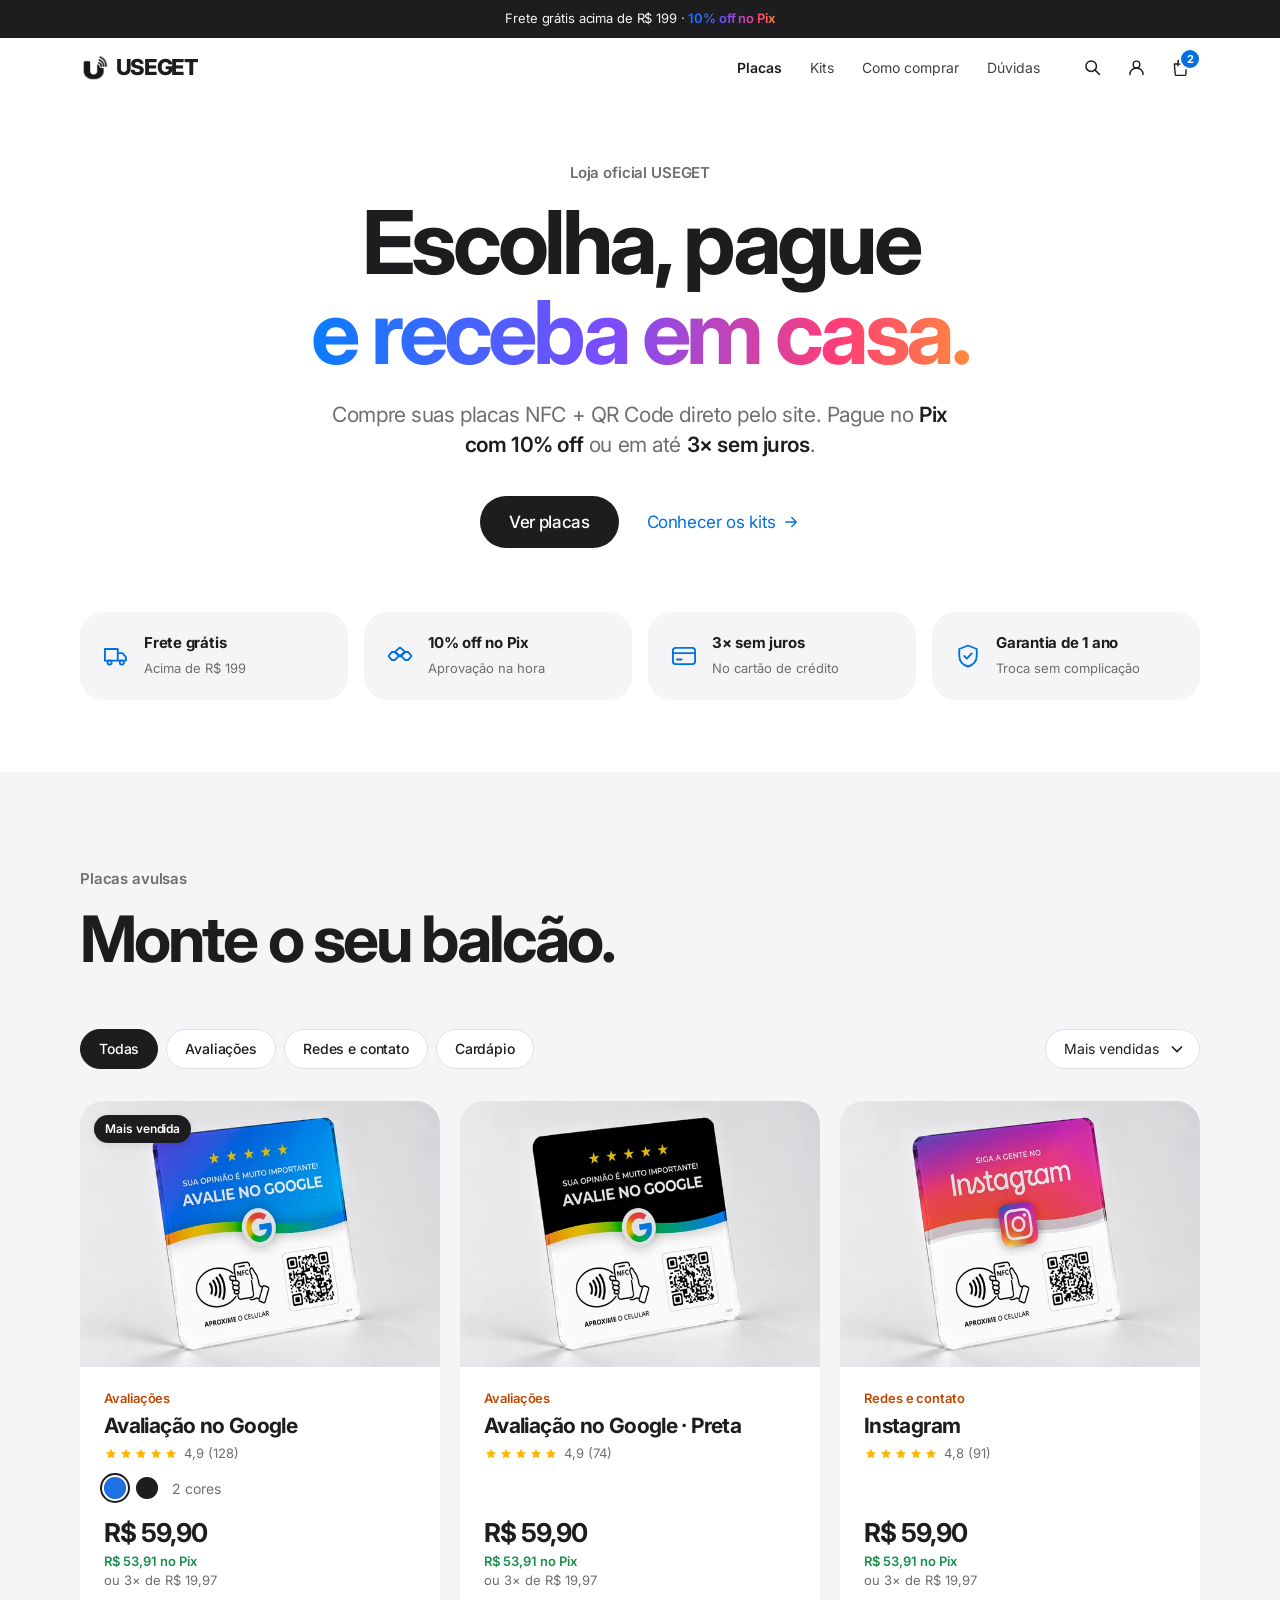
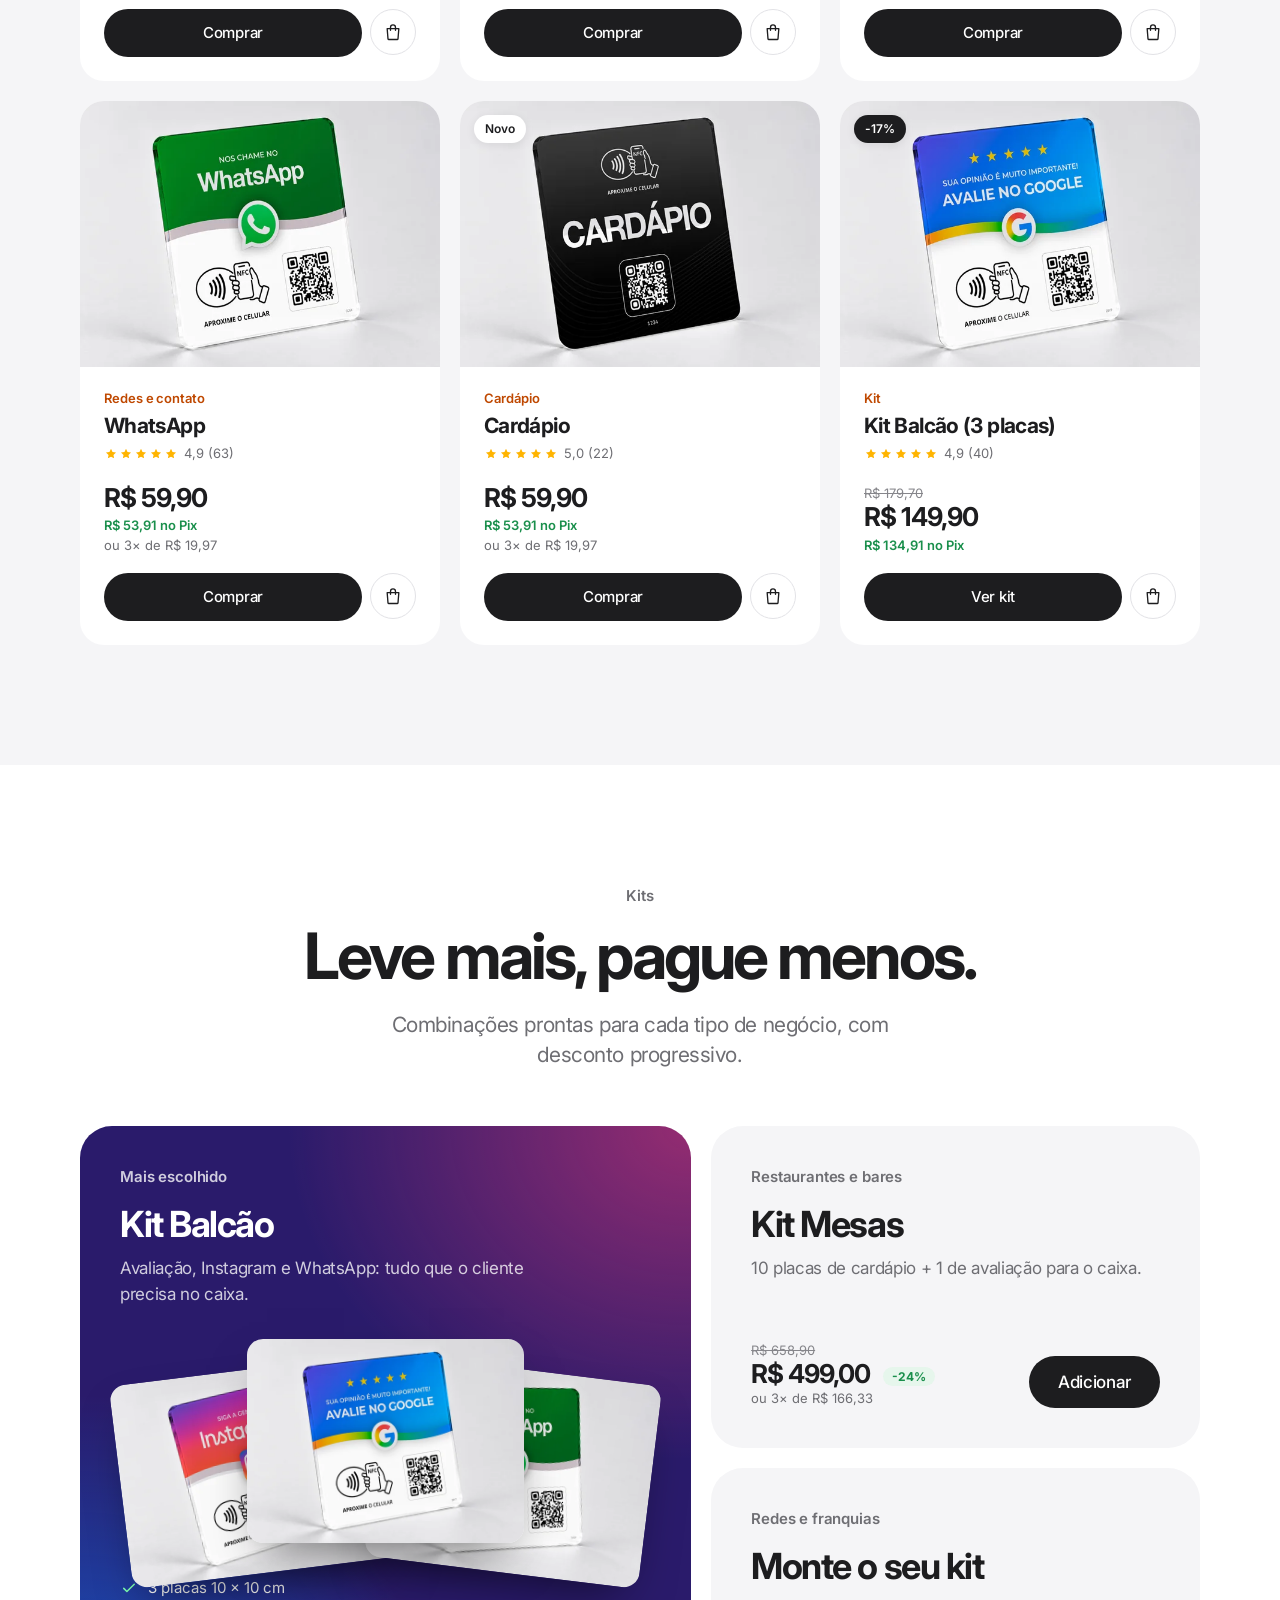
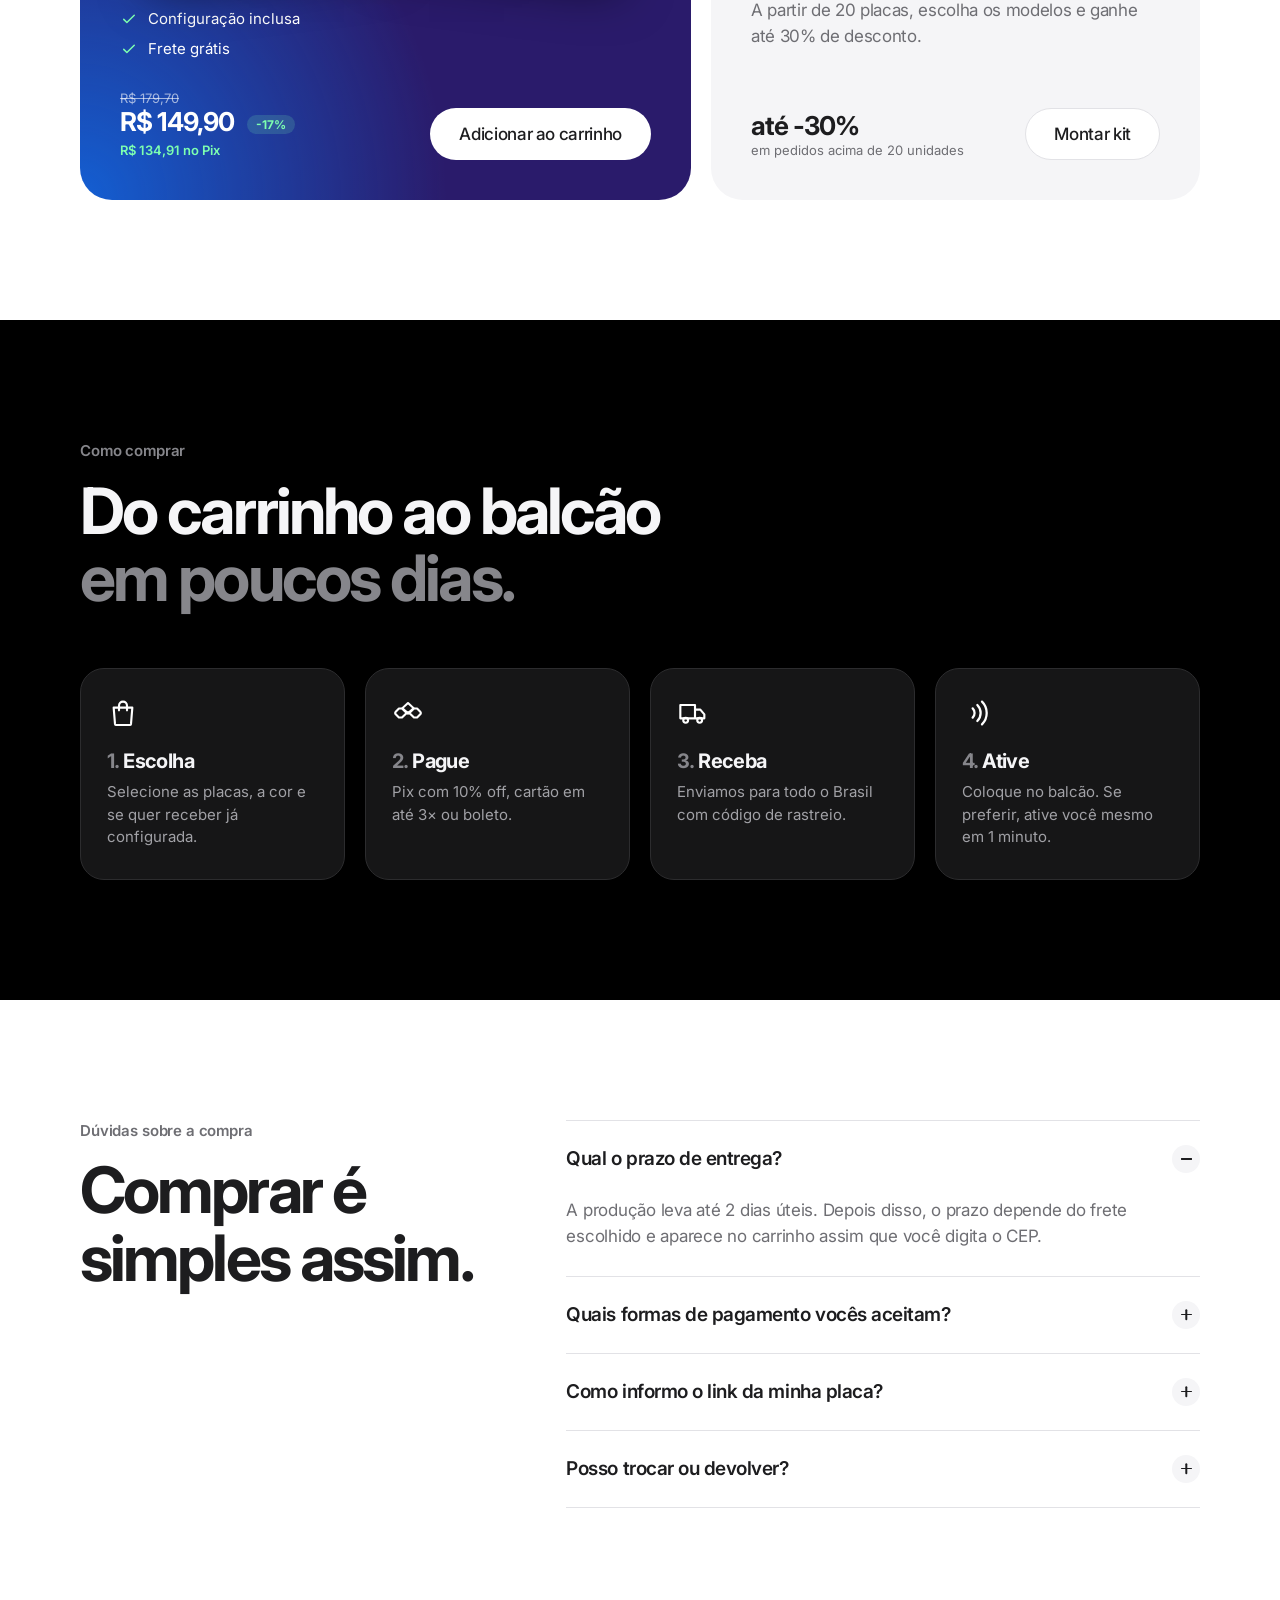
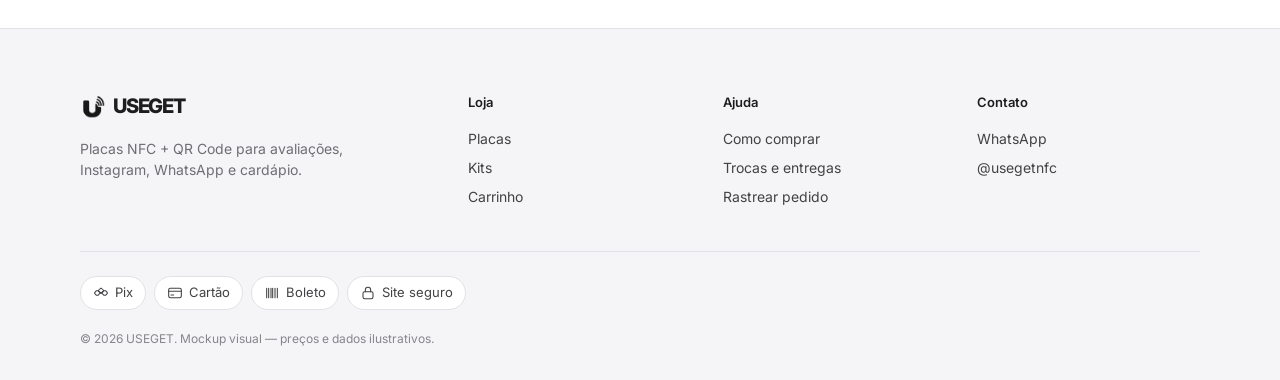
<file: index.html>
<!doctype html>
<html lang="pt-BR">
  <head>
    <meta charset="utf-8" />
    <meta name="viewport" content="width=device-width, initial-scale=1" />
    <meta name="theme-color" content="#ffffff" />
    <title>USEGET Loja | Placas NFC</title>
    <link rel="icon" href="favicon.ico" />
    <link href="https://fonts.googleapis.com/css2?family=Inter:wght@400;500;600;700;800&display=swap" rel="stylesheet" />
    <link rel="stylesheet" href="styles.css" />
    <link rel="stylesheet" href="loja.css" />
    <script src="loja.js" defer></script>
  </head>
  <body data-page="loja">
    <main>
      <!-- HERO DA LOJA -->
      <section class="shop-hero">
        <div class="container">
          <p class="eyebrow">Loja oficial USEGET</p>
          <h1>Escolha, pague<br /><span class="gradient-text">e receba em casa.</span></h1>
          <p class="hero-description">Compre suas placas NFC + QR Code direto pelo site. Pague no <strong>Pix com 10% off</strong> ou em até <strong>3× sem juros</strong>.</p>
          <div class="hero-actions">
            <a class="button button-primary" href="#placas">Ver placas</a>
            <a class="text-link" href="#kits">Conhecer os kits <svg class="icon" aria-hidden="true"><use href="#icon-arrow"></use></svg></a>
          </div>
        </div>
      </section>

      <!-- BENEFÍCIOS -->
      <section class="perks" aria-label="Vantagens">
        <div class="container perks-grid">
          <div class="perk"><svg aria-hidden="true"><use href="#icon-truck"></use></svg><div><strong>Frete grátis</strong><span>Acima de R$ 199</span></div></div>
          <div class="perk"><svg aria-hidden="true"><use href="#icon-pix"></use></svg><div><strong>10% off no Pix</strong><span>Aprovação na hora</span></div></div>
          <div class="perk"><svg aria-hidden="true"><use href="#icon-card"></use></svg><div><strong>3× sem juros</strong><span>No cartão de crédito</span></div></div>
          <div class="perk"><svg aria-hidden="true"><use href="#icon-shield"></use></svg><div><strong>Garantia de 1 ano</strong><span>Troca sem complicação</span></div></div>
        </div>
      </section>

      <!-- VITRINE -->
      <section class="shop-section" id="placas" aria-labelledby="shop-title">
        <div class="container">
          <div class="section-heading">
            <p class="eyebrow">Placas avulsas</p>
            <h2 id="shop-title">Monte o seu balcão.</h2>
          </div>

          <div class="shop-toolbar">
            <div class="filters" data-choice="filter" role="toolbar" aria-label="Filtrar placas">
              <button class="filter-chip is-selected" type="button" data-option>Todas</button>
              <button class="filter-chip" type="button" data-option>Avaliações</button>
              <button class="filter-chip" type="button" data-option>Redes e contato</button>
              <button class="filter-chip" type="button" data-option>Cardápio</button>
            </div>
            <select class="sort-select" aria-label="Ordenar">
              <option>Mais vendidas</option><option>Menor preço</option><option>Maior preço</option>
            </select>
          </div>

          <div class="shop-grid">
            <article class="shop-card">
              <span class="card-badge is-hot">Mais vendida</span>
              <a class="product-media" href="produto.html"><img src="assets/images/produtos/placa-google-azul-600.webp" width="1143" height="846" alt="Placa Avaliação no Google azul" /></a>
              <div class="card-body">
                <p class="product-tag">Avaliações</p>
                <h3><a href="produto.html">Avaliação no Google</a></h3>
                <div class="rating"><span class="stars"><svg><use href="#icon-star"/></svg><svg><use href="#icon-star"/></svg><svg><use href="#icon-star"/></svg><svg><use href="#icon-star"/></svg><svg><use href="#icon-star"/></svg></span>4,9 (128)</div>
                <div class="swatches"><span class="swatch" style="--swatch:#1f6fe5" aria-checked="true"></span><span class="swatch" style="--swatch:#1d1d1f"></span><span class="swatch-label">2 cores</span></div>
                <div class="price-block">
                  <p class="price">R$ 59,90</p>
                  <p class="price-pix">R$ 53,91 no Pix</p>
                  <p class="price-install">ou 3× de R$ 19,97</p>
                </div>
                <div class="card-actions">
                  <a class="button button-primary" href="produto.html">Comprar</a>
                  <button class="icon-button" type="button" data-add-cart aria-label="Adicionar ao carrinho"><svg aria-hidden="true"><use href="#icon-bag"></use></svg></button>
                </div>
              </div>
            </article>

            <article class="shop-card">
              <a class="product-media" href="produto.html"><img src="assets/images/produtos/placa-google-preta-600.webp" width="1143" height="846" alt="Placa Avaliação no Google preta" /></a>
              <div class="card-body">
                <p class="product-tag">Avaliações</p>
                <h3><a href="produto.html">Avaliação no Google · Preta</a></h3>
                <div class="rating"><span class="stars"><svg><use href="#icon-star"/></svg><svg><use href="#icon-star"/></svg><svg><use href="#icon-star"/></svg><svg><use href="#icon-star"/></svg><svg><use href="#icon-star"/></svg></span>4,9 (74)</div>
                <div class="price-block">
                  <p class="price">R$ 59,90</p>
                  <p class="price-pix">R$ 53,91 no Pix</p>
                  <p class="price-install">ou 3× de R$ 19,97</p>
                </div>
                <div class="card-actions">
                  <a class="button button-primary" href="produto.html">Comprar</a>
                  <button class="icon-button" type="button" data-add-cart aria-label="Adicionar ao carrinho"><svg aria-hidden="true"><use href="#icon-bag"></use></svg></button>
                </div>
              </div>
            </article>

            <article class="shop-card">
              <a class="product-media" href="produto.html"><img src="assets/images/produtos/placa-instagram-600.webp" width="1143" height="846" alt="Placa Instagram" /></a>
              <div class="card-body">
                <p class="product-tag">Redes e contato</p>
                <h3><a href="produto.html">Instagram</a></h3>
                <div class="rating"><span class="stars"><svg><use href="#icon-star"/></svg><svg><use href="#icon-star"/></svg><svg><use href="#icon-star"/></svg><svg><use href="#icon-star"/></svg><svg><use href="#icon-star"/></svg></span>4,8 (91)</div>
                <div class="price-block">
                  <p class="price">R$ 59,90</p>
                  <p class="price-pix">R$ 53,91 no Pix</p>
                  <p class="price-install">ou 3× de R$ 19,97</p>
                </div>
                <div class="card-actions">
                  <a class="button button-primary" href="produto.html">Comprar</a>
                  <button class="icon-button" type="button" data-add-cart aria-label="Adicionar ao carrinho"><svg aria-hidden="true"><use href="#icon-bag"></use></svg></button>
                </div>
              </div>
            </article>

            <article class="shop-card">
              <a class="product-media" href="produto.html"><img src="assets/images/produtos/placa-whatsapp-600.webp" width="1143" height="846" alt="Placa WhatsApp" /></a>
              <div class="card-body">
                <p class="product-tag">Redes e contato</p>
                <h3><a href="produto.html">WhatsApp</a></h3>
                <div class="rating"><span class="stars"><svg><use href="#icon-star"/></svg><svg><use href="#icon-star"/></svg><svg><use href="#icon-star"/></svg><svg><use href="#icon-star"/></svg><svg><use href="#icon-star"/></svg></span>4,9 (63)</div>
                <div class="price-block">
                  <p class="price">R$ 59,90</p>
                  <p class="price-pix">R$ 53,91 no Pix</p>
                  <p class="price-install">ou 3× de R$ 19,97</p>
                </div>
                <div class="card-actions">
                  <a class="button button-primary" href="produto.html">Comprar</a>
                  <button class="icon-button" type="button" data-add-cart aria-label="Adicionar ao carrinho"><svg aria-hidden="true"><use href="#icon-bag"></use></svg></button>
                </div>
              </div>
            </article>

            <article class="shop-card">
              <span class="card-badge">Novo</span>
              <a class="product-media" href="produto.html"><img src="assets/images/produtos/placa-cardapio-600.webp" width="1143" height="846" alt="Placa Cardápio" /></a>
              <div class="card-body">
                <p class="product-tag">Cardápio</p>
                <h3><a href="produto.html">Cardápio</a></h3>
                <div class="rating"><span class="stars"><svg><use href="#icon-star"/></svg><svg><use href="#icon-star"/></svg><svg><use href="#icon-star"/></svg><svg><use href="#icon-star"/></svg><svg><use href="#icon-star"/></svg></span>5,0 (22)</div>
                <div class="price-block">
                  <p class="price">R$ 59,90</p>
                  <p class="price-pix">R$ 53,91 no Pix</p>
                  <p class="price-install">ou 3× de R$ 19,97</p>
                </div>
                <div class="card-actions">
                  <a class="button button-primary" href="produto.html">Comprar</a>
                  <button class="icon-button" type="button" data-add-cart aria-label="Adicionar ao carrinho"><svg aria-hidden="true"><use href="#icon-bag"></use></svg></button>
                </div>
              </div>
            </article>

            <article class="shop-card">
              <span class="card-badge is-hot">-17%</span>
              <a class="product-media" href="#kits"><img src="assets/images/produtos/placa-google-azul-600.webp" width="1143" height="846" alt="Kit Balcão com três placas" /></a>
              <div class="card-body">
                <p class="product-tag">Kit</p>
                <h3><a href="#kits">Kit Balcão (3 placas)</a></h3>
                <div class="rating"><span class="stars"><svg><use href="#icon-star"/></svg><svg><use href="#icon-star"/></svg><svg><use href="#icon-star"/></svg><svg><use href="#icon-star"/></svg><svg><use href="#icon-star"/></svg></span>4,9 (40)</div>
                <div class="price-block">
                  <p class="price-old">R$ 179,70</p>
                  <p class="price">R$ 149,90</p>
                  <p class="price-pix">R$ 134,91 no Pix</p>
                </div>
                <div class="card-actions">
                  <a class="button button-primary" href="#kits">Ver kit</a>
                  <button class="icon-button" type="button" data-add-cart aria-label="Adicionar ao carrinho"><svg aria-hidden="true"><use href="#icon-bag"></use></svg></button>
                </div>
              </div>
            </article>
          </div>
        </div>
      </section>

      <!-- KITS -->
      <section class="kits-section" id="kits" aria-labelledby="kits-title">
        <div class="container">
          <div class="section-heading center">
            <p class="eyebrow">Kits</p>
            <h2 id="kits-title">Leve mais, pague menos.</h2>
            <p class="section-lead">Combinações prontas para cada tipo de negócio, com desconto progressivo.</p>
          </div>
          <div class="kits-grid">
            <article class="kit kit-feature">
              <p class="eyebrow">Mais escolhido</p>
              <h3>Kit Balcão</h3>
              <p class="kit-desc">Avaliação, Instagram e WhatsApp: tudo que o cliente precisa no caixa.</p>
              <div class="kit-visual" aria-hidden="true">
                <img src="assets/images/produtos/placa-instagram-600.webp" alt="" />
                <img src="assets/images/produtos/placa-google-azul-600.webp" alt="" />
                <img src="assets/images/produtos/placa-whatsapp-600.webp" alt="" />
              </div>
              <ul class="kit-includes">
                <li><svg aria-hidden="true"><use href="#icon-check"></use></svg>3 placas 10 × 10 cm</li>
                <li><svg aria-hidden="true"><use href="#icon-check"></use></svg>Configuração inclusa</li>
                <li><svg aria-hidden="true"><use href="#icon-check"></use></svg>Frete grátis</li>
              </ul>
              <div class="kit-foot">
                <div>
                  <p class="price-old">R$ 179,70</p>
                  <p class="price">R$ 149,90 <span class="kit-save">-17%</span></p>
                  <p class="price-pix">R$ 134,91 no Pix</p>
                </div>
                <button class="button button-light" type="button" data-add-cart>Adicionar ao carrinho</button>
              </div>
            </article>
            <article class="kit">
              <p class="eyebrow">Restaurantes e bares</p>
              <h3>Kit Mesas</h3>
              <p class="kit-desc">10 placas de cardápio + 1 de avaliação para o caixa.</p>
              <div class="kit-foot">
                <div>
                  <p class="price-old">R$ 658,90</p>
                  <p class="price">R$ 499,00 <span class="kit-save">-24%</span></p>
                  <p class="price-install">ou 3× de R$ 166,33</p>
                </div>
                <button class="button button-primary" type="button" data-add-cart>Adicionar</button>
              </div>
            </article>
            <article class="kit">
              <p class="eyebrow">Redes e franquias</p>
              <h3>Monte o seu kit</h3>
              <p class="kit-desc">A partir de 20 placas, escolha os modelos e ganhe até 30% de desconto.</p>
              <div class="kit-foot">
                <div><p class="price">até -30%</p><p class="price-install">em pedidos acima de 20 unidades</p></div>
                <a class="button button-outline" href="#">Montar kit</a>
              </div>
            </article>
          </div>
        </div>
      </section>

      <!-- COMO COMPRAR -->
      <section class="howto-section" id="como-comprar" aria-labelledby="howto-title">
        <div class="container">
          <div class="section-heading">
            <p class="eyebrow">Como comprar</p>
            <h2 id="howto-title">Do carrinho ao balcão<br /><span class="muted">em poucos dias.</span></h2>
          </div>
          <div class="howto-grid">
            <div class="howto-step"><svg aria-hidden="true"><use href="#icon-bag"></use></svg><h3>Escolha</h3><p>Selecione as placas, a cor e se quer receber já configurada.</p></div>
            <div class="howto-step"><svg aria-hidden="true"><use href="#icon-pix"></use></svg><h3>Pague</h3><p>Pix com 10% off, cartão em até 3× ou boleto.</p></div>
            <div class="howto-step"><svg aria-hidden="true"><use href="#icon-truck"></use></svg><h3>Receba</h3><p>Enviamos para todo o Brasil com código de rastreio.</p></div>
            <div class="howto-step"><svg aria-hidden="true"><use href="#icon-nfc"></use></svg><h3>Ative</h3><p>Coloque no balcão. Se preferir, ative você mesmo em 1 minuto.</p></div>
          </div>
        </div>
      </section>

      <!-- DÚVIDAS -->
      <section class="faq-section" id="duvidas" aria-labelledby="faq-title">
        <div class="container faq-layout">
          <div class="section-heading">
            <p class="eyebrow">Dúvidas sobre a compra</p>
            <h2 id="faq-title">Comprar é<br />simples assim.</h2>
          </div>
          <div class="faq-items">
            <details open>
              <summary>Qual o prazo de entrega?<span class="faq-toggle" aria-hidden="true"></span></summary>
              <div class="faq-answer"><p>A produção leva até 2 dias úteis. Depois disso, o prazo depende do frete escolhido e aparece no carrinho assim que você digita o CEP.</p></div>
            </details>
            <details>
              <summary>Quais formas de pagamento vocês aceitam?<span class="faq-toggle" aria-hidden="true"></span></summary>
              <div class="faq-answer"><p>Pix (com 10% de desconto), cartão de crédito em até 3× sem juros e boleto bancário.</p></div>
            </details>
            <details>
              <summary>Como informo o link da minha placa?<span class="faq-toggle" aria-hidden="true"></span></summary>
              <div class="faq-answer"><p>Na página do produto, escolha "Chega pronta" e cole o seu link. Se preferir, escolha "Eu mesmo ativo" e configure quando a placa chegar.</p></div>
            </details>
            <details>
              <summary>Posso trocar ou devolver?<span class="faq-toggle" aria-hidden="true"></span></summary>
              <div class="faq-answer"><p>Sim. Você tem 7 dias após o recebimento para desistir da compra e 1 ano de garantia contra defeitos.</p></div>
            </details>
          </div>
        </div>
      </section>
    </main>
  </body>
</html>
</file>
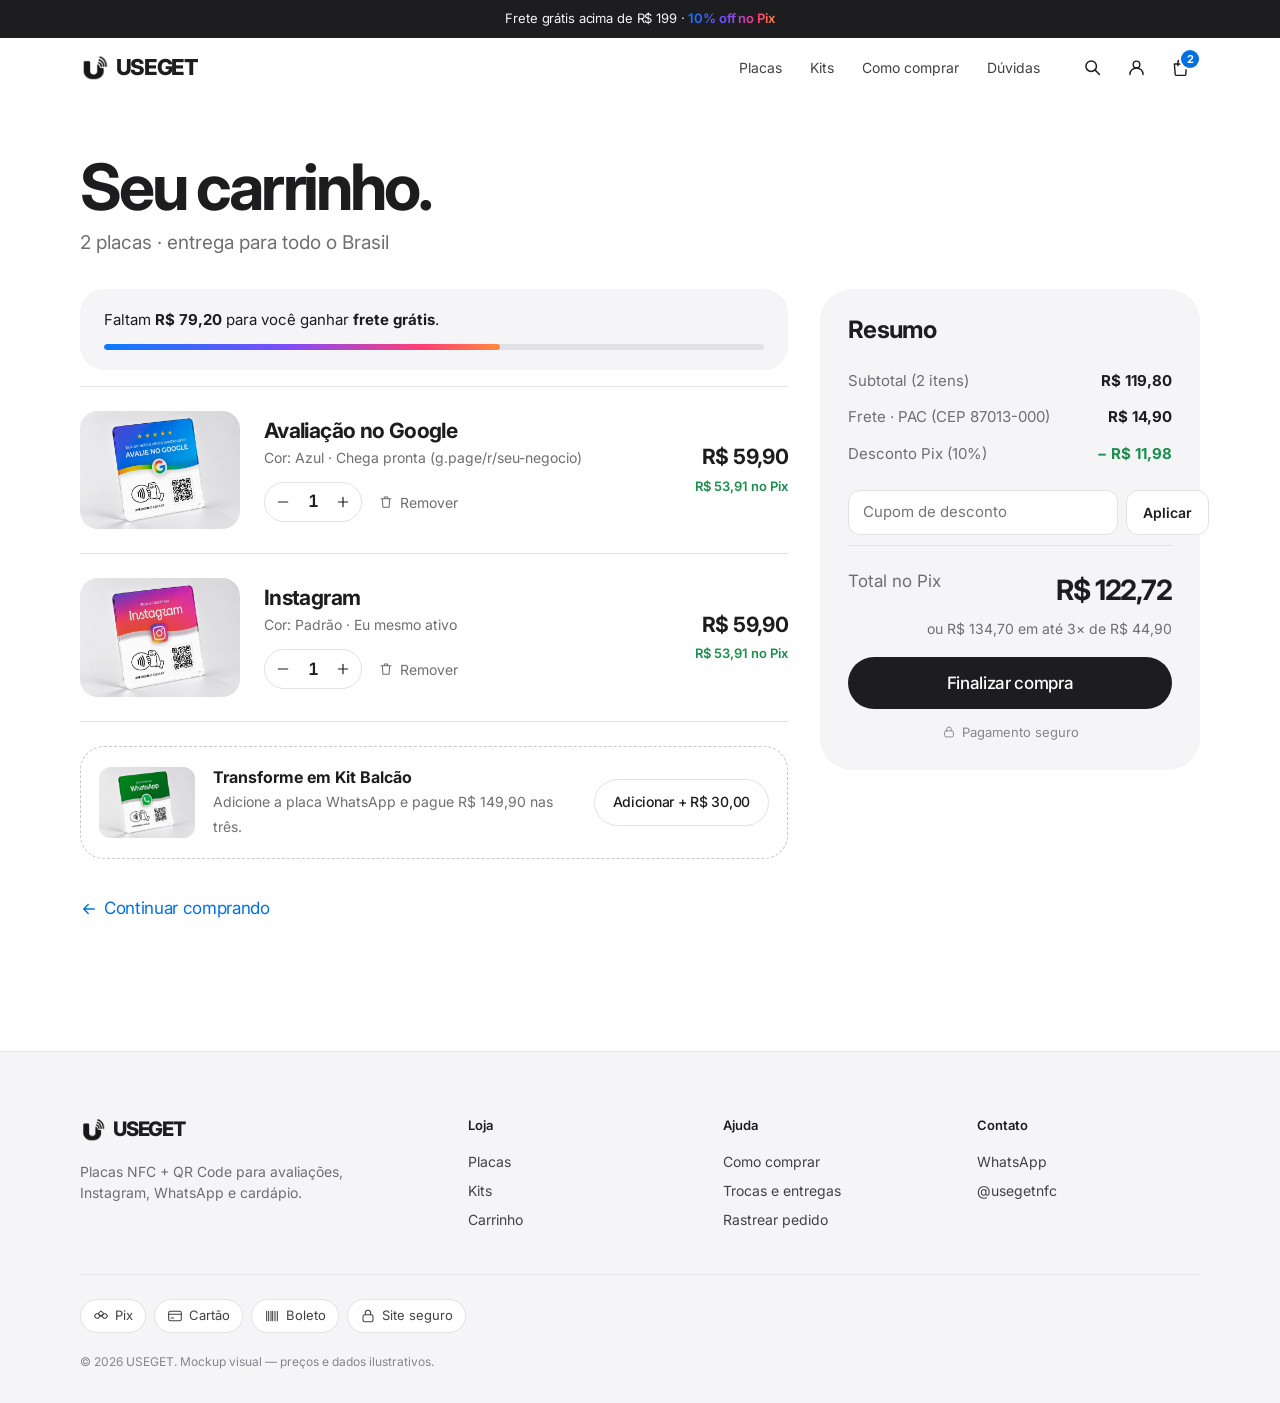
<file: carrinho.html>
<!doctype html>
<html lang="pt-BR">
  <head>
    <meta charset="utf-8" />
    <meta name="viewport" content="width=device-width, initial-scale=1" />
    <meta name="theme-color" content="#ffffff" />
    <title>Carrinho | USEGET Loja</title>
    <link rel="icon" href="favicon.ico" />
    <link href="https://fonts.googleapis.com/css2?family=Inter:wght@400;500;600;700;800&display=swap" rel="stylesheet" />
    <link rel="stylesheet" href="styles.css" />
    <link rel="stylesheet" href="loja.css" />
    <script src="loja.js" defer></script>
  </head>
  <body data-page="carrinho">
    <main>
      <div class="container page-head">
        <h1>Seu carrinho.</h1>
        <p>2 placas · entrega para todo o Brasil</p>
      </div>

      <section class="cart-page">
        <div class="container cart-layout">
          <div>
            <div class="ship-progress">
              <p>Faltam <strong>R$ 79,20</strong> para você ganhar <strong>frete grátis</strong>.</p>
              <div class="ship-bar"><span style="width:60%"></span></div>
            </div>

            <ul class="cart-list">
              <li class="cart-item">
                <img src="assets/images/produtos/placa-google-azul-600.webp" width="1143" height="846" alt="Placa Avaliação no Google azul" />
                <div>
                  <h3>Avaliação no Google</h3>
                  <p class="item-meta">Cor: Azul · Chega pronta (g.page/r/seu-negocio)</p>
                  <div class="item-controls">
                    <div class="qty"><button type="button" aria-label="Menos"><svg><use href="#icon-minus"></use></svg></button><span>1</span><button type="button" aria-label="Mais"><svg><use href="#icon-plus"></use></svg></button></div>
                    <button class="remove-link" type="button"><svg aria-hidden="true"><use href="#icon-trash"></use></svg>Remover</button>
                  </div>
                </div>
                <div class="item-price"><strong>R$ 59,90</strong><span>R$ 53,91 no Pix</span></div>
              </li>
              <li class="cart-item">
                <img src="assets/images/produtos/placa-instagram-600.webp" width="1143" height="846" alt="Placa Instagram" />
                <div>
                  <h3>Instagram</h3>
                  <p class="item-meta">Cor: Padrão · Eu mesmo ativo</p>
                  <div class="item-controls">
                    <div class="qty"><button type="button" aria-label="Menos"><svg><use href="#icon-minus"></use></svg></button><span>1</span><button type="button" aria-label="Mais"><svg><use href="#icon-plus"></use></svg></button></div>
                    <button class="remove-link" type="button"><svg aria-hidden="true"><use href="#icon-trash"></use></svg>Remover</button>
                  </div>
                </div>
                <div class="item-price"><strong>R$ 59,90</strong><span>R$ 53,91 no Pix</span></div>
              </li>
            </ul>

            <div class="upsell">
              <img src="assets/images/produtos/placa-whatsapp-600.webp" width="1143" height="846" alt="" />
              <div><strong>Transforme em Kit Balcão</strong><span>Adicione a placa WhatsApp e pague R$ 149,90 nas três.</span></div>
              <button class="button button-outline" type="button">Adicionar + R$ 30,00</button>
            </div>

            <p style="margin-top:28px"><a class="text-link" href="index.html#placas"><svg class="icon" aria-hidden="true"><use href="#icon-back"></use></svg>Continuar comprando</a></p>
          </div>

          <aside class="summary" aria-label="Resumo do pedido">
            <h2>Resumo</h2>
            <div class="sum-row"><span>Subtotal (2 itens)</span><strong>R$ 119,80</strong></div>
            <div class="sum-row"><span>Frete · PAC (CEP 87013-000)</span><strong>R$ 14,90</strong></div>
            <div class="sum-row is-discount"><span>Desconto Pix (10%)</span><strong>− R$ 11,98</strong></div>
            <div class="coupon">
              <input type="text" placeholder="Cupom de desconto" aria-label="Cupom de desconto" />
              <button type="button">Aplicar</button>
            </div>
            <div class="sum-total">
              <div class="sum-row"><span>Total no Pix</span><strong>R$ 122,72</strong></div>
              <p class="sum-pix" style="color:var(--secondary)">ou R$ 134,70 em até 3× de R$ 44,90</p>
            </div>
            <a class="button button-primary button-block" href="checkout.html">Finalizar compra</a>
            <p class="summary-safe"><svg aria-hidden="true"><use href="#icon-lock"></use></svg>Pagamento seguro</p>
          </aside>
        </div>
      </section>
    </main>
  </body>
</html>
</file>
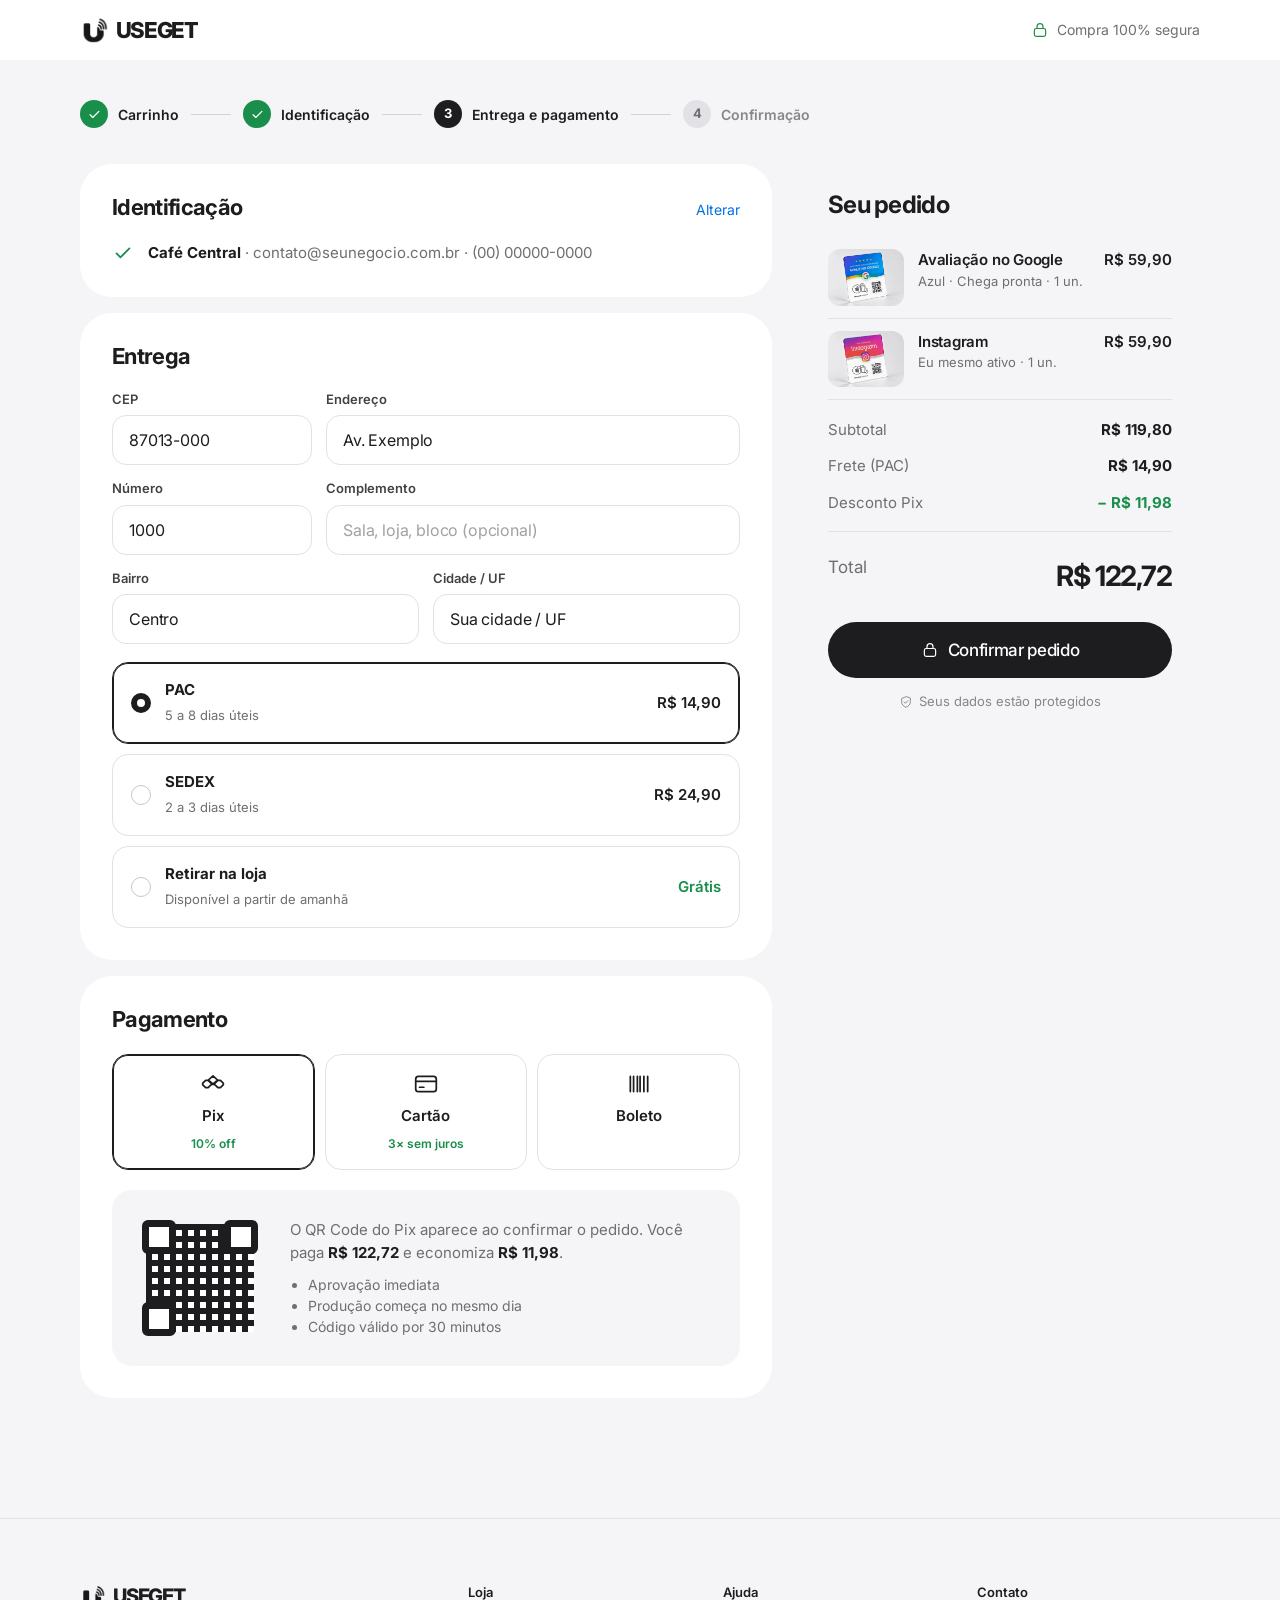
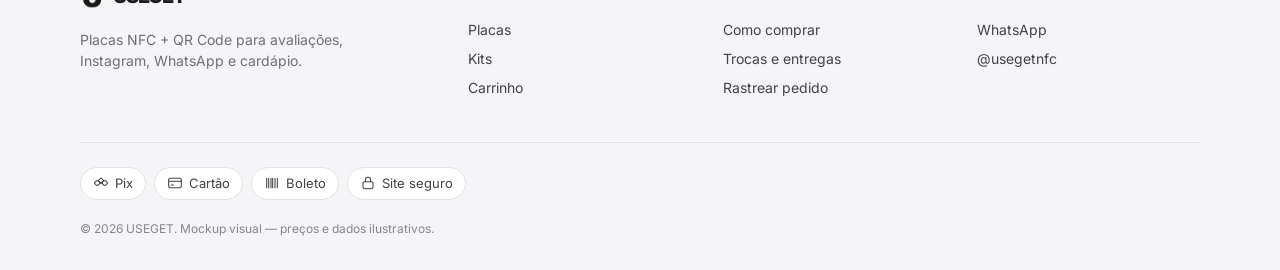
<file: checkout.html>
<!doctype html>
<html lang="pt-BR">
  <head>
    <meta charset="utf-8" />
    <meta name="viewport" content="width=device-width, initial-scale=1" />
    <meta name="theme-color" content="#f5f5f7" />
    <title>Finalizar compra | USEGET Loja</title>
    <link rel="icon" href="favicon.ico" />
    <link href="https://fonts.googleapis.com/css2?family=Inter:wght@400;500;600;700;800&display=swap" rel="stylesheet" />
    <link rel="stylesheet" href="styles.css" />
    <link rel="stylesheet" href="loja.css" />
    <script src="loja.js" defer></script>
  </head>
  <body data-page="checkout">
    <main class="checkout-page">
      <div class="container">
        <div class="steps-bar" aria-label="Etapas da compra">
          <span class="step-pill is-done"><b><svg aria-hidden="true"><use href="#icon-check"></use></svg></b><span>Carrinho</span></span>
          <span class="step-sep"></span>
          <span class="step-pill is-done"><b><svg aria-hidden="true"><use href="#icon-check"></use></svg></b><span>Identificação</span></span>
          <span class="step-sep"></span>
          <span class="step-pill is-current"><b>3</b><span>Entrega e pagamento</span></span>
          <span class="step-sep"></span>
          <span class="step-pill"><b>4</b><span>Confirmação</span></span>
        </div>

        <div class="checkout-layout">
          <div class="checkout-forms">
            <!-- Identificação (concluída) -->
            <section class="co-block">
              <div class="co-block-head"><h2>Identificação</h2><a href="#">Alterar</a></div>
              <p class="co-done"><svg aria-hidden="true"><use href="#icon-check"></use></svg><span><strong>Café Central</strong> · contato@seunegocio.com.br · (00) 00000-0000</span></p>
            </section>

            <!-- Entrega -->
            <section class="co-block">
              <div class="co-block-head"><h2>Entrega</h2></div>
              <div class="form-grid">
                <div class="field col-2"><label for="cep">CEP</label><input id="cep" value="87013-000" /></div>
                <div class="field col-4"><label for="rua">Endereço</label><input id="rua" placeholder="Rua, avenida…" value="Av. Exemplo" /></div>
                <div class="field col-2"><label for="num">Número</label><input id="num" placeholder="123" value="1000" /></div>
                <div class="field col-4"><label for="comp">Complemento</label><input id="comp" placeholder="Sala, loja, bloco (opcional)" /></div>
                <div class="field col-3"><label for="bairro">Bairro</label><input id="bairro" value="Centro" /></div>
                <div class="field col-3"><label for="cidade">Cidade / UF</label><input id="cidade" value="Sua cidade / UF" /></div>
              </div>
              <div class="ship-options" data-choice="ship">
                <div class="ship-option is-selected" data-option><span class="radio"></span><div><strong>PAC</strong><span>5 a 8 dias úteis</span></div><em>R$ 14,90</em></div>
                <div class="ship-option" data-option><span class="radio"></span><div><strong>SEDEX</strong><span>2 a 3 dias úteis</span></div><em>R$ 24,90</em></div>
                <div class="ship-option" data-option><span class="radio"></span><div><strong>Retirar na loja</strong><span>Disponível a partir de amanhã</span></div><em class="is-free">Grátis</em></div>
              </div>
            </section>

            <!-- Pagamento -->
            <section class="co-block">
              <div class="co-block-head"><h2>Pagamento</h2></div>
              <div class="pay-tabs" data-choice="pay">
                <button class="pay-tab is-selected" type="button" data-option="pix"><svg aria-hidden="true"><use href="#icon-pix"></use></svg>Pix<small>10% off</small></button>
                <button class="pay-tab" type="button" data-option="cartao"><svg aria-hidden="true"><use href="#icon-card"></use></svg>Cartão<small>3× sem juros</small></button>
                <button class="pay-tab" type="button" data-option="boleto"><svg aria-hidden="true"><use href="#icon-barcode"></use></svg>Boleto<small>&nbsp;</small></button>
              </div>

              <div class="pay-panel" data-pay-panel="pix">
                <div class="pix-box">
                  <div class="fake-qr" aria-hidden="true"><i></i></div>
                  <div>
                    <p>O QR Code do Pix aparece ao confirmar o pedido. Você paga <strong>R$ 122,72</strong> e economiza <strong>R$ 11,98</strong>.</p>
                    <ul><li>Aprovação imediata</li><li>Produção começa no mesmo dia</li><li>Código válido por 30 minutos</li></ul>
                  </div>
                </div>
              </div>

              <div class="pay-panel" data-pay-panel="cartao" hidden>
                <div class="card-preview" aria-hidden="true">
                  <div class="chip"></div>
                  <p>•••• •••• •••• ••••</p>
                  <div><span>Nome no cartão</span><span>MM/AA</span></div>
                </div>
                <div class="form-grid">
                  <div class="field col-6"><label for="cc">Número do cartão</label><input id="cc" placeholder="0000 0000 0000 0000" /></div>
                  <div class="field col-6"><label for="ccname">Nome impresso</label><input id="ccname" placeholder="Como está no cartão" /></div>
                  <div class="field col-2"><label for="ccval">Validade</label><input id="ccval" placeholder="MM/AA" /></div>
                  <div class="field col-2"><label for="cvv">CVV</label><input id="cvv" placeholder="123" /></div>
                  <div class="field col-2"><label for="parc">Parcelas</label><select id="parc"><option>1× R$ 134,70</option><option>2× R$ 67,35</option><option selected>3× R$ 44,90</option></select></div>
                </div>
              </div>

              <div class="pay-panel" data-pay-panel="boleto" hidden>
                <div class="pix-box">
                  <svg style="width:56px;height:56px" aria-hidden="true"><use href="#icon-barcode"></use></svg>
                  <div><p>O boleto de <strong>R$ 134,70</strong> é gerado ao confirmar o pedido e vence em 3 dias úteis.</p>
                    <ul><li>Compensação em até 2 dias úteis</li><li>A produção começa após a compensação</li></ul></div>
                </div>
              </div>
            </section>
          </div>

          <!-- Resumo -->
          <aside class="summary checkout-summary" aria-label="Resumo do pedido">
            <h2>Seu pedido</h2>
            <div class="mini-item">
              <img src="assets/images/produtos/placa-google-azul-600.webp" width="1143" height="846" alt="" />
              <div><p class="mini-name">Avaliação no Google</p><p class="mini-meta">Azul · Chega pronta · 1 un.</p></div>
              <p class="mini-price">R$ 59,90</p>
            </div>
            <div class="mini-item">
              <img src="assets/images/produtos/placa-instagram-600.webp" width="1143" height="846" alt="" />
              <div><p class="mini-name">Instagram</p><p class="mini-meta">Eu mesmo ativo · 1 un.</p></div>
              <p class="mini-price">R$ 59,90</p>
            </div>
            <div style="margin-top:12px">
              <div class="sum-row"><span>Subtotal</span><strong>R$ 119,80</strong></div>
              <div class="sum-row"><span>Frete (PAC)</span><strong>R$ 14,90</strong></div>
              <div class="sum-row is-discount"><span>Desconto Pix</span><strong>− R$ 11,98</strong></div>
            </div>
            <div class="sum-total"><div class="sum-row"><span>Total</span><strong>R$ 122,72</strong></div></div>
            <a class="button button-primary button-block" href="confirmado.html"><svg class="icon" aria-hidden="true"><use href="#icon-lock"></use></svg>Confirmar pedido</a>
            <p class="summary-safe"><svg aria-hidden="true"><use href="#icon-shield"></use></svg>Seus dados estão protegidos</p>
          </aside>
        </div>
      </div>
    </main>
  </body>
</html>
</file>
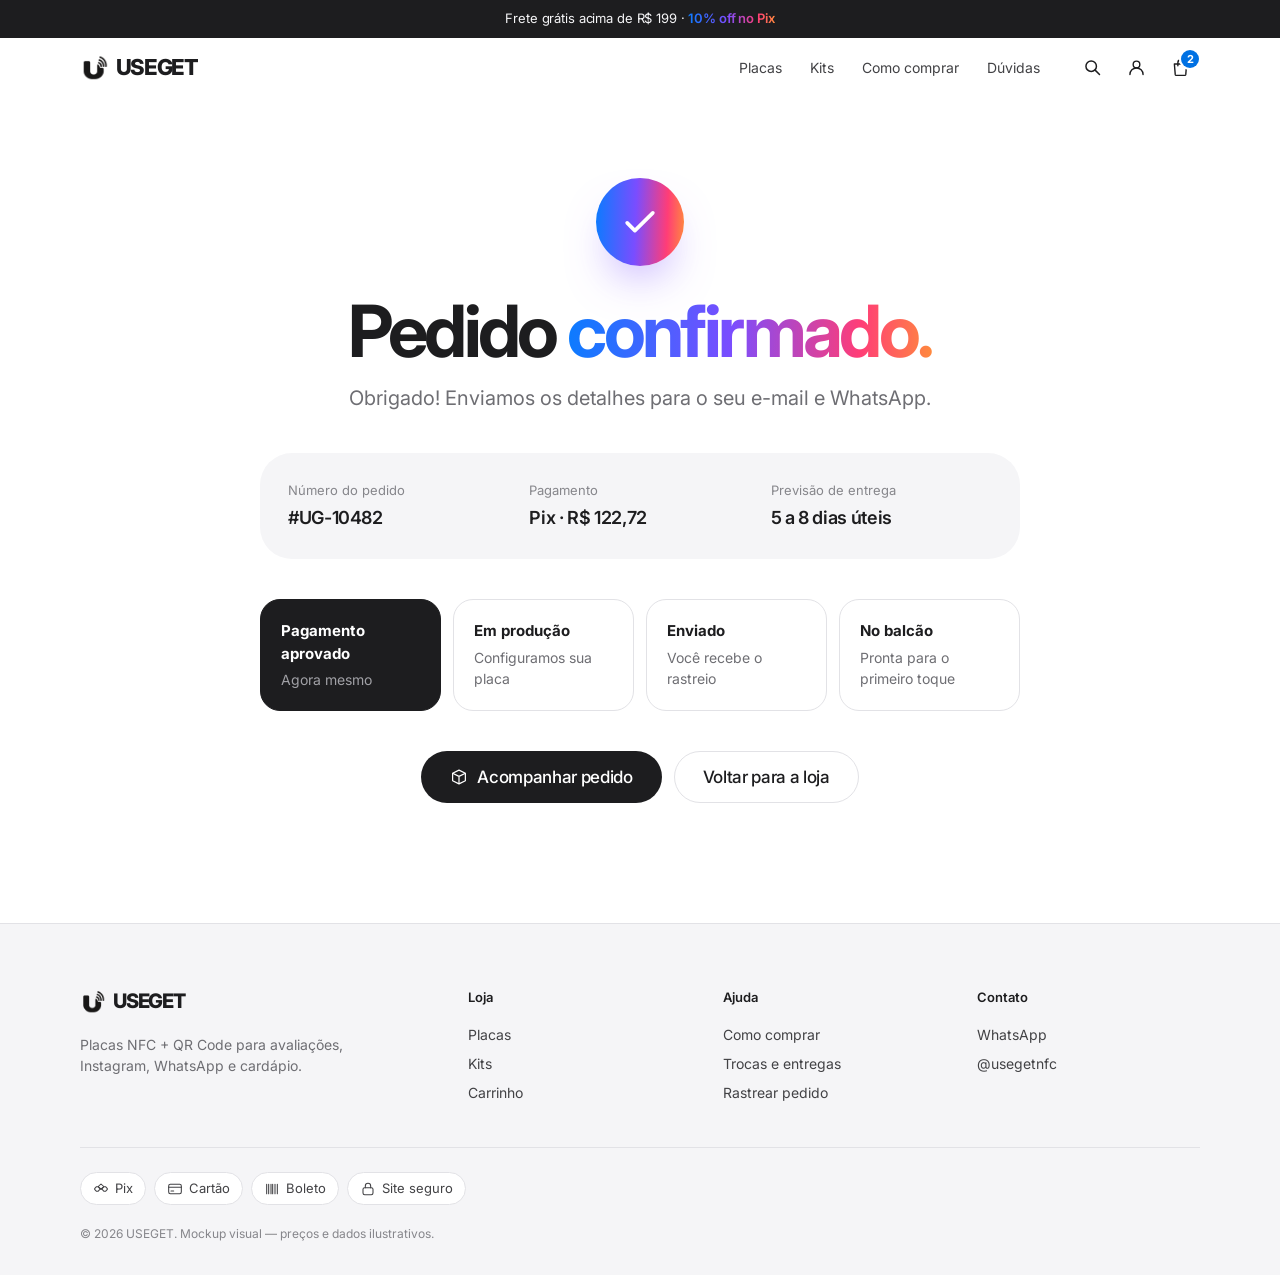
<file: confirmado.html>
<!doctype html>
<html lang="pt-BR">
  <head>
    <meta charset="utf-8" />
    <meta name="viewport" content="width=device-width, initial-scale=1" />
    <meta name="theme-color" content="#ffffff" />
    <title>Pedido confirmado | USEGET Loja</title>
    <link rel="icon" href="favicon.ico" />
    <link href="https://fonts.googleapis.com/css2?family=Inter:wght@400;500;600;700;800&display=swap" rel="stylesheet" />
    <link rel="stylesheet" href="styles.css" />
    <link rel="stylesheet" href="loja.css" />
    <script src="loja.js" defer></script>
  </head>
  <body data-page="confirmado">
    <main class="success-page">
      <div class="container success-card">
        <div class="success-icon"><svg aria-hidden="true"><use href="#icon-check"></use></svg></div>
        <h1>Pedido <span class="gradient-text">confirmado.</span></h1>
        <p>Obrigado! Enviamos os detalhes para o seu e-mail e WhatsApp.</p>

        <dl class="order-box">
          <div><dt>Número do pedido</dt><dd>#UG-10482</dd></div>
          <div><dt>Pagamento</dt><dd>Pix · R$ 122,72</dd></div>
          <div><dt>Previsão de entrega</dt><dd>5 a 8 dias úteis</dd></div>
        </dl>

        <ol class="timeline">
          <li class="is-done"><strong>Pagamento aprovado</strong>Agora mesmo</li>
          <li><strong>Em produção</strong>Configuramos sua placa</li>
          <li><strong>Enviado</strong>Você recebe o rastreio</li>
          <li><strong>No balcão</strong>Pronta para o primeiro toque</li>
        </ol>

        <div class="success-actions">
          <a class="button button-primary" href="#"><svg class="icon" aria-hidden="true"><use href="#icon-box"></use></svg>Acompanhar pedido</a>
          <a class="button button-outline" href="index.html">Voltar para a loja</a>
        </div>
      </div>
    </main>
  </body>
</html>
</file>
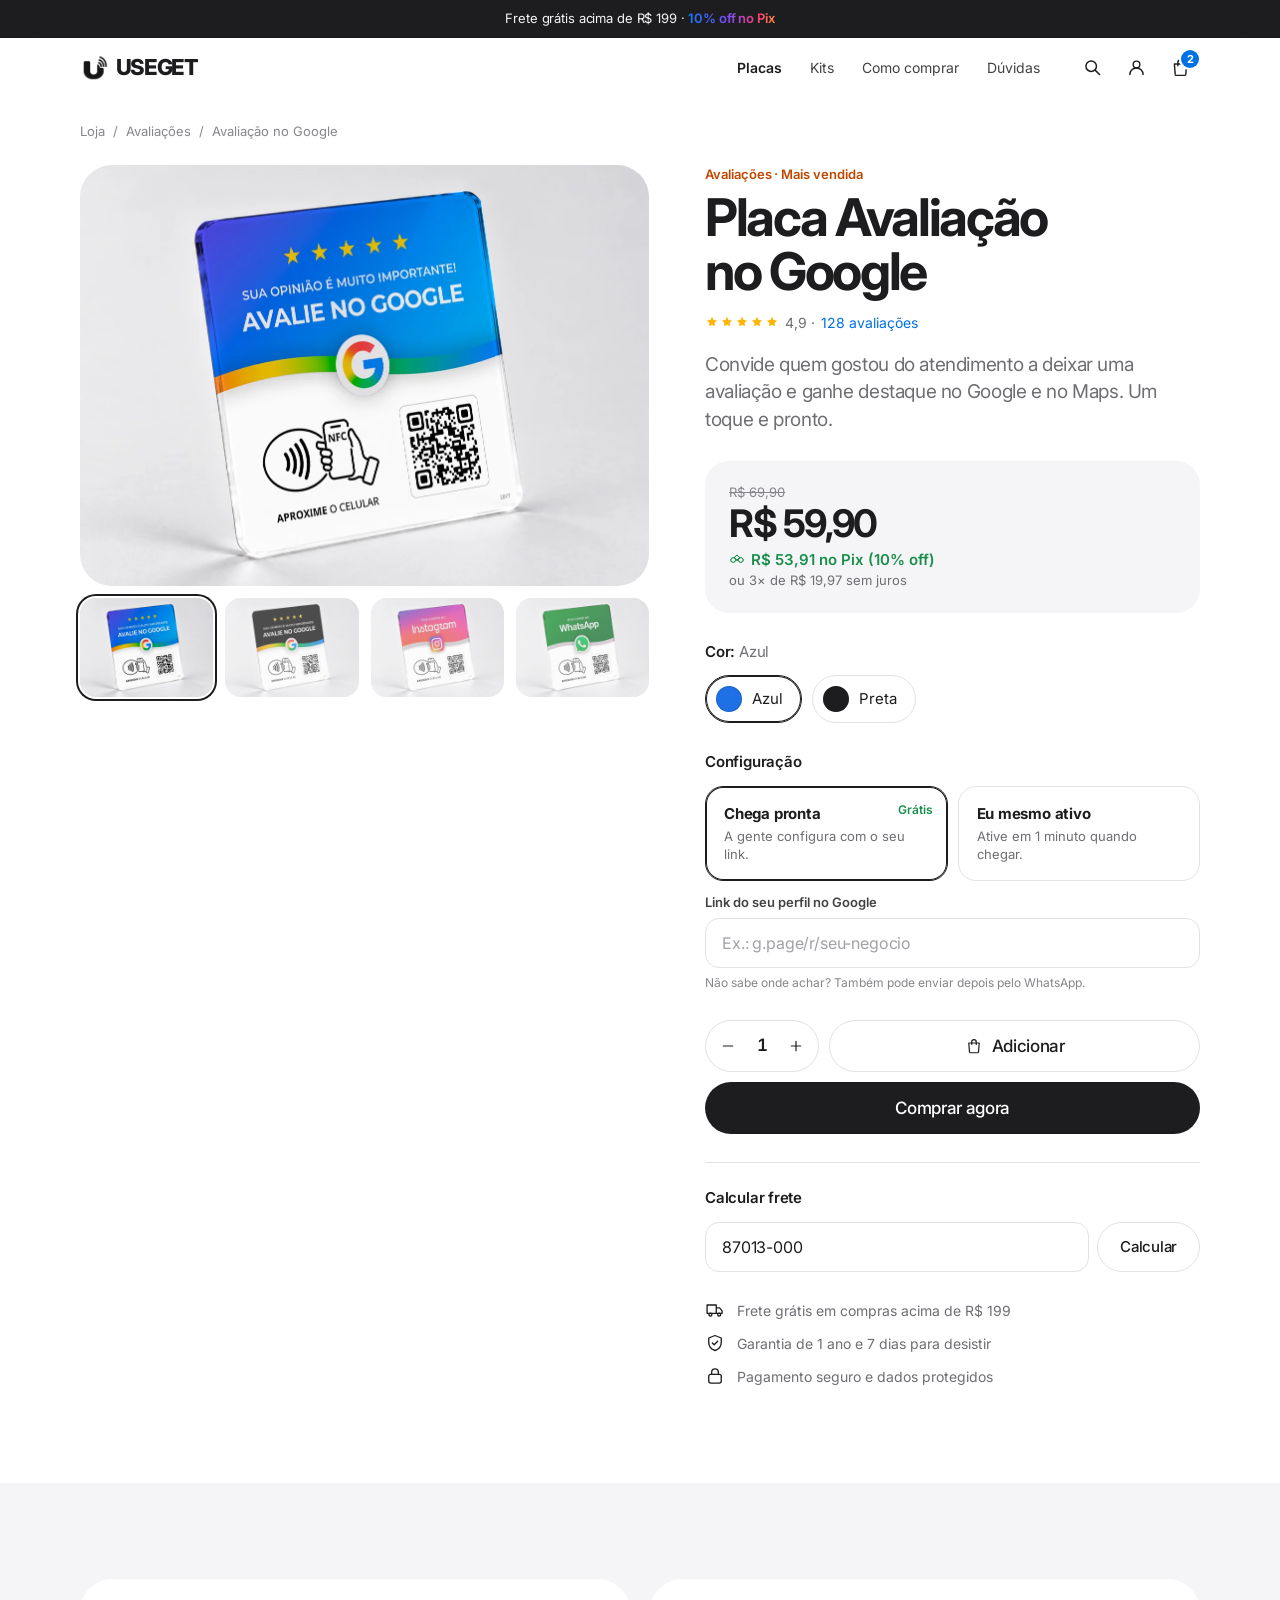
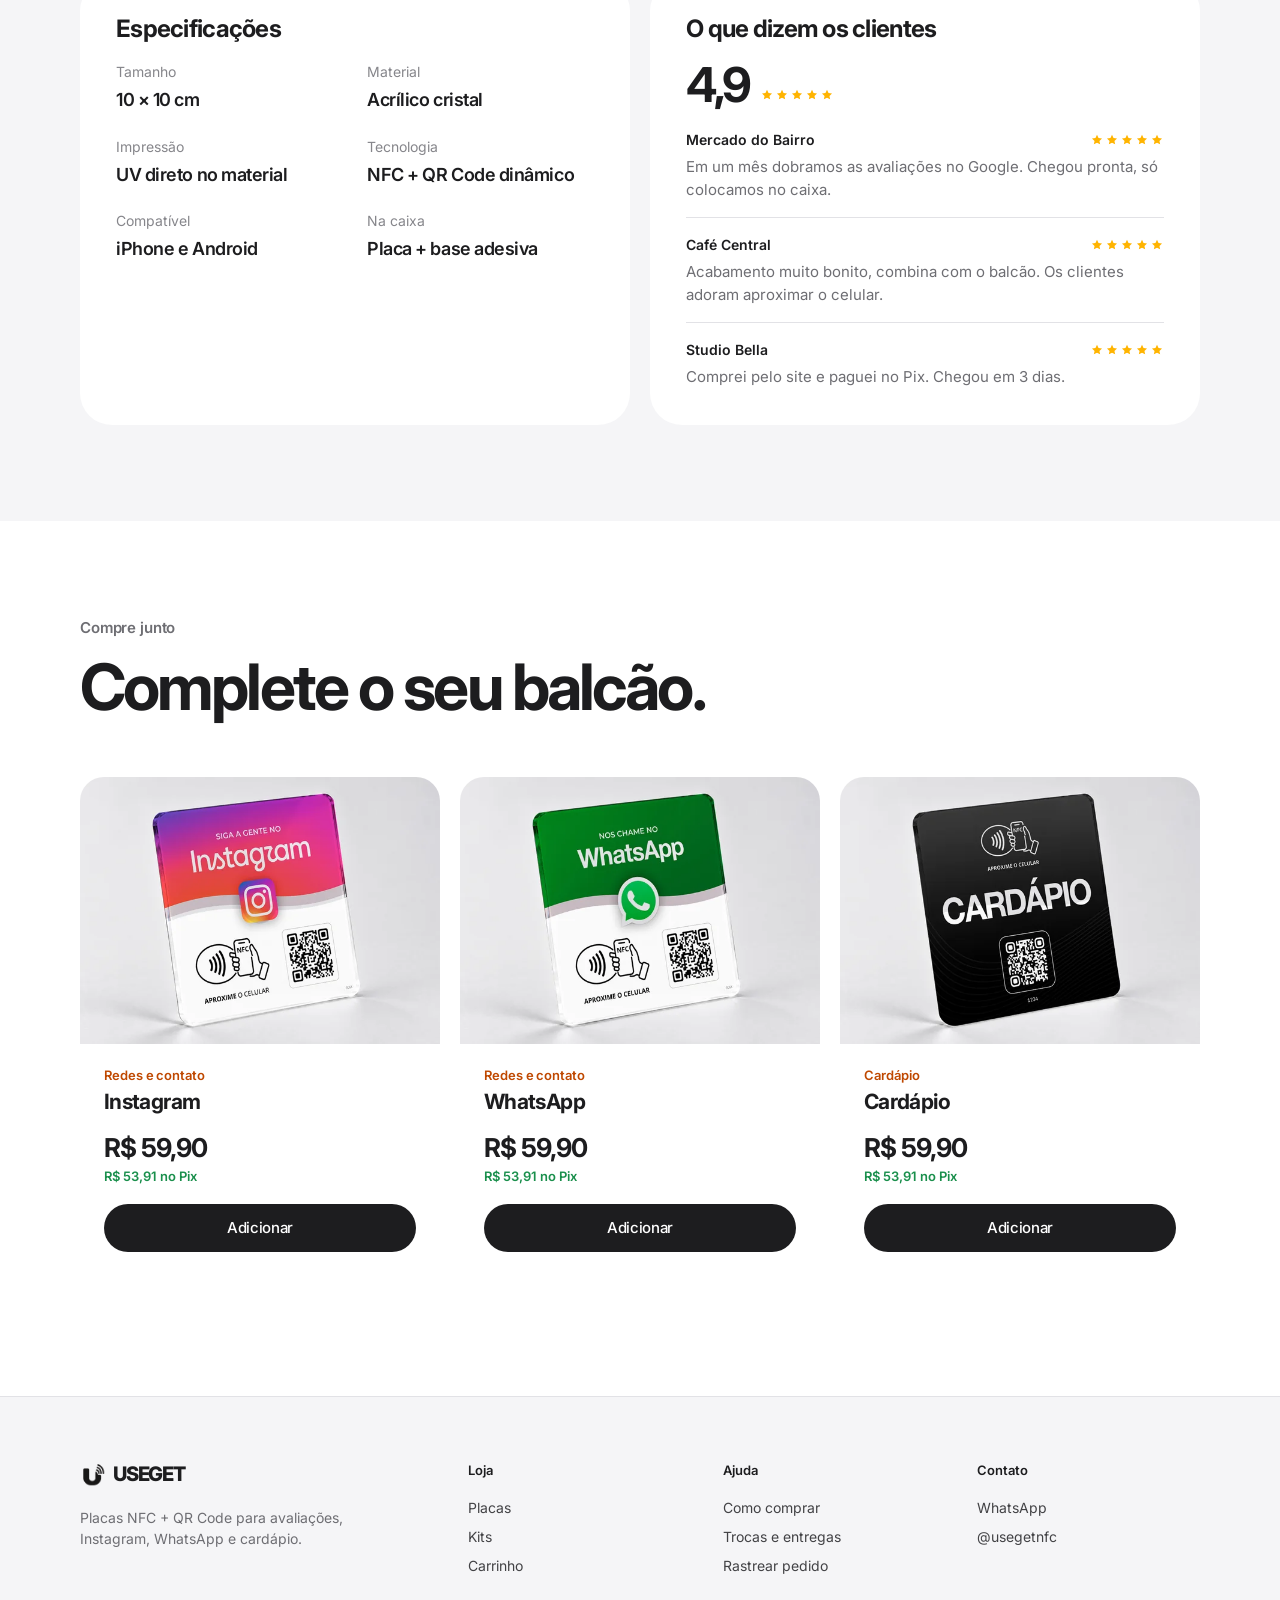
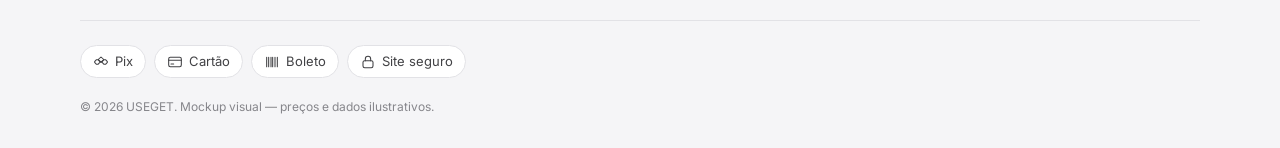
<file: produto.html>
<!doctype html>
<html lang="pt-BR">
  <head>
    <meta charset="utf-8" />
    <meta name="viewport" content="width=device-width, initial-scale=1" />
    <meta name="theme-color" content="#ffffff" />
    <title>Avaliação no Google | USEGET Loja</title>
    <link rel="icon" href="favicon.ico" />
    <link href="https://fonts.googleapis.com/css2?family=Inter:wght@400;500;600;700;800&display=swap" rel="stylesheet" />
    <link rel="stylesheet" href="styles.css" />
    <link rel="stylesheet" href="loja.css" />
    <script src="loja.js" defer></script>
  </head>
  <body data-page="loja">
    <main>
      <div class="container">
        <nav class="breadcrumb" aria-label="Você está em"><a href="index.html">Loja</a><span>/</span><a href="index.html#placas">Avaliações</a><span>/</span><span>Avaliação no Google</span></nav>
      </div>

      <section class="pdp">
        <div class="container pdp-layout">
          <!-- Galeria -->
          <div class="gallery">
            <div class="gallery-main">
              <img data-main-image src="assets/images/produtos/placa-google-azul-1143.webp" width="1143" height="846" alt="Placa USEGET Avalie no Google" />
            </div>
            <div class="gallery-thumbs">
              <button class="is-selected" type="button" data-thumb="assets/images/produtos/placa-google-azul-1143.webp" aria-label="Foto 1"><img src="assets/images/produtos/placa-google-azul-600.webp" alt="" /></button>
              <button type="button" data-thumb="assets/images/produtos/placa-google-preta-1143.webp" aria-label="Foto 2"><img src="assets/images/produtos/placa-google-preta-600.webp" alt="" /></button>
              <button type="button" data-thumb="assets/images/produtos/placa-instagram-1143.webp" aria-label="Foto 3"><img src="assets/images/produtos/placa-instagram-600.webp" alt="" /></button>
              <button type="button" data-thumb="assets/images/produtos/placa-whatsapp-1143.webp" aria-label="Foto 4"><img src="assets/images/produtos/placa-whatsapp-600.webp" alt="" /></button>
            </div>
          </div>

          <!-- Informações e compra -->
          <div class="pdp-info">
            <p class="product-tag">Avaliações · Mais vendida</p>
            <h1>Placa Avaliação no Google</h1>
            <div class="rating"><span class="stars"><svg><use href="#icon-star"/></svg><svg><use href="#icon-star"/></svg><svg><use href="#icon-star"/></svg><svg><use href="#icon-star"/></svg><svg><use href="#icon-star"/></svg></span>4,9 · <a href="#avaliacoes">128 avaliações</a></div>
            <p class="pdp-lead">Convide quem gostou do atendimento a deixar uma avaliação e ganhe destaque no Google e no Maps. Um toque e pronto.</p>

            <div class="pdp-price">
              <p class="price-old">R$ 69,90</p>
              <p class="price">R$ 59,90</p>
              <p class="price-pix"><svg aria-hidden="true"><use href="#icon-pix"></use></svg>R$ 53,91 no Pix (10% off)</p>
              <p class="price-install">ou 3× de R$ 19,97 sem juros</p>
            </div>

            <div class="option-group">
              <p class="option-label">Cor: <span data-color-label>Azul</span></p>
              <div class="color-options" data-choice="color">
                <button class="color-option is-selected" type="button" data-option data-image="placa-google-azul" data-label="Azul"><i style="--swatch:#1f6fe5"></i>Azul</button>
                <button class="color-option" type="button" data-option data-image="placa-google-preta" data-label="Preta"><i style="--swatch:#1d1d1f"></i>Preta</button>
              </div>
            </div>

            <div class="option-group">
              <p class="option-label">Configuração</p>
              <div class="choice-cards" data-choice="setup">
                <button class="choice-card is-selected" type="button" data-option><em>Grátis</em><strong>Chega pronta</strong><span>A gente configura com o seu link.</span></button>
                <button class="choice-card" type="button" data-option><strong>Eu mesmo ativo</strong><span>Ative em 1 minuto quando chegar.</span></button>
              </div>
              <div class="field link-field">
                <label for="link">Link do seu perfil no Google</label>
                <input id="link" type="text" placeholder="Ex.: g.page/r/seu-negocio" />
                <span class="field-hint">Não sabe onde achar? Também pode enviar depois pelo WhatsApp.</span>
              </div>
            </div>

            <div class="buy-row">
              <div class="qty"><button type="button" aria-label="Menos"><svg><use href="#icon-minus"></use></svg></button><span>1</span><button type="button" aria-label="Mais"><svg><use href="#icon-plus"></use></svg></button></div>
              <button class="button button-outline" type="button" data-add-cart><svg class="icon" aria-hidden="true"><use href="#icon-bag"></use></svg>Adicionar</button>
            </div>
            <a class="button button-primary button-block buy-now" href="checkout.html">Comprar agora</a>

            <div class="cep-box">
              <p class="option-label">Calcular frete</p>
              <form class="cep-form" data-cep-form>
                <div class="field"><input type="text" inputmode="numeric" placeholder="00000-000" value="87013-000" aria-label="CEP" /></div>
                <button class="button button-outline" type="submit">Calcular</button>
              </form>
              <div class="cep-result" data-cep-result hidden>
                <div class="cep-line"><strong>PAC</strong><span>5 a 8 dias úteis</span><strong>R$ 14,90</strong></div>
                <div class="cep-line"><strong>SEDEX</strong><span>2 a 3 dias úteis</span><strong>R$ 24,90</strong></div>
                <div class="cep-line"><strong>Retirar na loja</strong><span>A partir de amanhã</span><strong style="color:var(--green)">Grátis</strong></div>
              </div>
            </div>

            <ul class="trust-list">
              <li><svg aria-hidden="true"><use href="#icon-truck"></use></svg>Frete grátis em compras acima de R$ 199</li>
              <li><svg aria-hidden="true"><use href="#icon-shield"></use></svg>Garantia de 1 ano e 7 dias para desistir</li>
              <li><svg aria-hidden="true"><use href="#icon-lock"></use></svg>Pagamento seguro e dados protegidos</li>
            </ul>
          </div>
        </div>
      </section>

      <!-- DETALHES + AVALIAÇÕES -->
      <section class="pdp-details" id="avaliacoes">
        <div class="container details-grid">
          <div class="detail-card">
            <h3>Especificações</h3>
            <dl class="specs">
              <div><dt>Tamanho</dt><dd>10 × 10 cm</dd></div>
              <div><dt>Material</dt><dd>Acrílico cristal</dd></div>
              <div><dt>Impressão</dt><dd>UV direto no material</dd></div>
              <div><dt>Tecnologia</dt><dd>NFC + QR Code dinâmico</dd></div>
              <div><dt>Compatível</dt><dd>iPhone e Android</dd></div>
              <div><dt>Na caixa</dt><dd>Placa + base adesiva</dd></div>
            </dl>
          </div>
          <div class="detail-card">
            <h3>O que dizem os clientes</h3>
            <div class="review-score"><strong>4,9</strong><span class="stars"><svg><use href="#icon-star"/></svg><svg><use href="#icon-star"/></svg><svg><use href="#icon-star"/></svg><svg><use href="#icon-star"/></svg><svg><use href="#icon-star"/></svg></span></div>
            <div class="reviews">
              <div class="review"><div class="review-head">Mercado do Bairro<span class="stars"><svg><use href="#icon-star"/></svg><svg><use href="#icon-star"/></svg><svg><use href="#icon-star"/></svg><svg><use href="#icon-star"/></svg><svg><use href="#icon-star"/></svg></span></div><p>Em um mês dobramos as avaliações no Google. Chegou pronta, só colocamos no caixa.</p></div>
              <div class="review"><div class="review-head">Café Central<span class="stars"><svg><use href="#icon-star"/></svg><svg><use href="#icon-star"/></svg><svg><use href="#icon-star"/></svg><svg><use href="#icon-star"/></svg><svg><use href="#icon-star"/></svg></span></div><p>Acabamento muito bonito, combina com o balcão. Os clientes adoram aproximar o celular.</p></div>
              <div class="review"><div class="review-head">Studio Bella<span class="stars"><svg><use href="#icon-star"/></svg><svg><use href="#icon-star"/></svg><svg><use href="#icon-star"/></svg><svg><use href="#icon-star"/></svg><svg><use href="#icon-star"/></svg></span></div><p>Comprei pelo site e paguei no Pix. Chegou em 3 dias.</p></div>
            </div>
          </div>
        </div>
      </section>

      <!-- COMPRE JUNTO -->
      <section class="related">
        <div class="container">
          <div class="section-heading"><p class="eyebrow">Compre junto</p><h2>Complete o seu balcão.</h2></div>
          <div class="shop-grid">
            <article class="shop-card">
              <a class="product-media" href="produto.html"><img src="assets/images/produtos/placa-instagram-600.webp" width="1143" height="846" alt="Placa Instagram" /></a>
              <div class="card-body"><p class="product-tag">Redes e contato</p><h3>Instagram</h3>
                <div class="price-block"><p class="price">R$ 59,90</p><p class="price-pix">R$ 53,91 no Pix</p></div>
                <div class="card-actions"><button class="button button-primary" type="button" data-add-cart>Adicionar</button></div></div>
            </article>
            <article class="shop-card">
              <a class="product-media" href="produto.html"><img src="assets/images/produtos/placa-whatsapp-600.webp" width="1143" height="846" alt="Placa WhatsApp" /></a>
              <div class="card-body"><p class="product-tag">Redes e contato</p><h3>WhatsApp</h3>
                <div class="price-block"><p class="price">R$ 59,90</p><p class="price-pix">R$ 53,91 no Pix</p></div>
                <div class="card-actions"><button class="button button-primary" type="button" data-add-cart>Adicionar</button></div></div>
            </article>
            <article class="shop-card">
              <a class="product-media" href="produto.html"><img src="assets/images/produtos/placa-cardapio-600.webp" width="1143" height="846" alt="Placa Cardápio" /></a>
              <div class="card-body"><p class="product-tag">Cardápio</p><h3>Cardápio</h3>
                <div class="price-block"><p class="price">R$ 59,90</p><p class="price-pix">R$ 53,91 no Pix</p></div>
                <div class="card-actions"><button class="button button-primary" type="button" data-add-cart>Adicionar</button></div></div>
            </article>
          </div>
        </div>
      </section>
    </main>
  </body>
</html>
</file>
<file: styles.css>
/* USEGET — vitrine de produto em estilo editorial: tipografia grande, fotos protagonistas,
   alternância entre superfícies claras e uma seção escura para dar ritmo. */
:root {
  color-scheme: light;
  --ink: #1d1d1f;
  --secondary: #6e6e73;
  --tertiary: #86868b;
  --surface: #f5f5f7;
  --line: #e2e2e6;
  --dark: #000;
  --dark-surface: #161617;
  --dark-line: #2c2c2e;
  --blue: #0071e3;
  --whatsapp: #25d366;
  --gradient: linear-gradient(92deg, #0a7cff 0%, #7a4dff 45%, #ff3d77 80%, #ff8a3d 100%);
  --radius-lg: 32px;
  --radius: 24px;
  --container: 1120px;
  --header-height: 60px;
  --font: -apple-system, BlinkMacSystemFont, "SF Pro Display", "SF Pro Text", Inter, "Helvetica Neue", Arial, sans-serif;
}

*, *::before, *::after { box-sizing: border-box; }
html { scroll-behavior: smooth; scroll-padding-top: calc(var(--header-height) + 16px); -webkit-text-size-adjust: 100%; }
body {
  margin: 0; background: #fff; color: var(--ink);
  font-family: var(--font); font-size: 17px; line-height: 1.5;
  -webkit-font-smoothing: antialiased; text-rendering: optimizeLegibility;
  overflow-x: hidden;
}
a { color: inherit; text-decoration: none; -webkit-tap-highlight-color: transparent; }
button { font: inherit; color: inherit; -webkit-tap-highlight-color: transparent; }
img { display: block; max-width: 100%; height: auto; }
svg { display: block; flex-shrink: 0; }
figure, p, h1, h2, h3, dl, dd { margin: 0; }
[hidden] { display: none !important; }
:focus-visible { outline: 3px solid var(--blue); outline-offset: 4px; border-radius: 6px; }
::selection { background: #cfe4ff; color: var(--ink); }
.icon-sprite { position: absolute; overflow: hidden; }
.container { width: min(var(--container), calc(100% - 64px)); margin-inline: auto; }
.skip-link {
  position: fixed; top: 12px; left: 12px; z-index: 100; padding: 12px 20px; border-radius: 12px;
  background: #fff; box-shadow: 0 4px 20px #0002; transform: translateY(-160%);
}
.skip-link:focus { transform: none; }

/* Tipografia */
h1, h2, h3 { font-weight: 700; color: inherit; }
h1 {
  font-size: clamp(48px, 8vw, 104px); line-height: 1.02; letter-spacing: -.05em;
  text-wrap: balance;
}
h2 { font-size: clamp(36px, 5vw, 64px); line-height: 1.06; letter-spacing: -.045em; text-wrap: balance; }
h3 { font-size: 24px; line-height: 1.2; letter-spacing: -.03em; }
.eyebrow {
  font-size: 15px; font-weight: 600; letter-spacing: -.01em; color: var(--secondary); margin-bottom: 14px;
}
.gradient-text {
  background: var(--gradient); -webkit-background-clip: text; background-clip: text; color: transparent;
  padding-bottom: .08em;
}
.muted { color: var(--tertiary); }
.section-heading { margin-bottom: 56px; }
.section-heading.center, .center { text-align: center; }
.section-lead {
  margin-top: 20px; font-size: 21px; line-height: 1.45; letter-spacing: -.02em; color: var(--secondary);
  max-width: 640px; text-wrap: pretty;
}
.center .section-lead { margin-inline: auto; }

/* Botões */
.icon { width: 18px; height: 18px; }
.button {
  display: inline-flex; align-items: center; justify-content: center; gap: 9px;
  min-height: 52px; padding: 14px 28px; border: 1px solid transparent; border-radius: 999px;
  font-size: 17px; font-weight: 500; letter-spacing: -.02em; line-height: 1.2; white-space: nowrap; cursor: pointer;
  transition: background-color 180ms ease, color 180ms ease, border-color 180ms ease;
}
.button-small { min-height: 40px; padding: 9px 18px; font-size: 14px; gap: 7px; }
.button-small .icon { width: 16px; height: 16px; }
.button-primary { background: var(--ink); color: #fff; }
.button-primary:hover { background: #3a3a3c; }
.button-light { background: #fff; color: var(--ink); }
.button-light:hover { background: #e8e8ed; }
.button-ghost { color: #fff; border-color: rgba(255,255,255,.35); }
.button-ghost:hover { border-color: #fff; background: rgba(255,255,255,.08); }
[aria-disabled="true"] { opacity: .55; cursor: default; }
.text-link {
  display: inline-flex; align-items: center; gap: 6px; min-height: 44px;
  color: var(--blue); font-size: 17px; letter-spacing: -.02em;
}
.text-link .icon { transition: transform 200ms ease; }
.text-link:hover .icon { transform: translateX(3px); }

/* Cabeçalho */
.site-header {
  position: sticky; top: 0; z-index: 40; height: var(--header-height);
  background: rgba(255,255,255,.82); border-bottom: 1px solid transparent;
  backdrop-filter: saturate(180%) blur(20px); -webkit-backdrop-filter: saturate(180%) blur(20px);
  transition: border-color 220ms ease;
}
.site-header.is-scrolled { border-bottom-color: rgba(0,0,0,.08); }
.header-inner {
  width: min(var(--container), calc(100% - 64px)); height: 100%; margin-inline: auto;
  display: flex; align-items: center; gap: 32px;
}
.wordmark { display: inline-flex; align-items: center; gap: 7px; font-size: 22px; font-weight: 800; letter-spacing: -.06em; line-height: 1; }
.wordmark-icon { width: 1.3em; height: 1.3em; object-fit: contain; }
.primary-nav { display: flex; gap: 28px; margin-left: auto; }
.primary-nav a { font-size: 14px; color: #424245; transition: color 160ms ease; }
.primary-nav a:hover { color: var(--ink); }
.header-contact { flex-shrink: 0; }
.menu-toggle { display: none; }

/* Hero */
.hero { padding-top: 72px; padding-bottom: 40px; text-align: center; overflow: hidden; }
.hero .eyebrow { font-size: 17px; margin-bottom: 18px; }
.hero h1 { max-width: 980px; margin-inline: auto; }
.hero-description {
  max-width: 660px; margin: 28px auto 0; font-size: 21px; line-height: 1.45; letter-spacing: -.02em;
  color: var(--secondary); text-wrap: pretty;
}
.hero-description strong { color: var(--ink); font-weight: 600; }
.hero-actions { display: flex; align-items: center; justify-content: center; gap: 28px; margin-top: 36px; flex-wrap: wrap; }

.hero-stack {
  position: relative; width: 100%; max-width: 1040px; margin: 64px auto 0;
  aspect-ratio: 2 / 1;
}
.stack-card {
  position: absolute; overflow: hidden; border-radius: var(--radius-lg); background: #e6e6e8;
  box-shadow: 0 40px 80px -30px rgba(0,0,0,.35), 0 0 0 1px rgba(0,0,0,.04);
}
.stack-card img { width: 100%; height: 100%; object-fit: cover; }
.stack-center { width: 56%; left: 22%; top: 0; aspect-ratio: 1143 / 846; z-index: 3; }
.stack-left, .stack-right { width: 40%; top: 24%; aspect-ratio: 1143 / 846; z-index: 1; }
.stack-left { left: 0; transform: rotate(-5deg); }
.stack-right { right: 0; transform: rotate(5deg); }
.js .stack-left { animation: spread-left 1.1s cubic-bezier(.2,.8,.2,1) .15s both; }
.js .stack-right { animation: spread-right 1.1s cubic-bezier(.2,.8,.2,1) .15s both; }
.js .stack-center { animation: rise 1s cubic-bezier(.2,.8,.2,1) backwards; }
@keyframes spread-left { from { transform: translateX(40%) rotate(0) scale(.92); opacity: 0; } to { transform: rotate(-5deg); opacity: 1; } }
@keyframes spread-right { from { transform: translateX(-40%) rotate(0) scale(.92); opacity: 0; } to { transform: rotate(5deg); opacity: 1; } }
@keyframes rise { from { transform: translateY(40px); opacity: 0; } to { transform: none; opacity: 1; } }

/* Destaques */
.highlights { padding-block: 72px 112px; }
.highlights-grid { display: grid; grid-template-columns: repeat(4, 1fr); gap: 24px; }
.highlight { padding-top: 24px; border-top: 1px solid var(--line); }
.highlight-value {
  font-size: clamp(40px, 4.4vw, 56px); font-weight: 700; letter-spacing: -.05em; line-height: 1;
  display: flex; align-items: baseline; gap: 6px;
}
.highlight-value small { font-size: .38em; letter-spacing: -.02em; color: var(--secondary); font-weight: 600; }
.highlight p:last-child { margin-top: 12px; font-size: 16px; color: var(--secondary); line-height: 1.45; letter-spacing: -.015em; }

/* Produtos */
.products-section { background: var(--surface); padding-block: 120px; }
.filters { display: flex; justify-content: center; flex-wrap: wrap; gap: 8px; margin: -16px 0 48px; }
.filter-chip {
  min-height: 40px; padding: 8px 18px; border-radius: 999px; border: 1px solid var(--line);
  background: #fff; font-size: 14px; font-weight: 500; letter-spacing: -.01em; cursor: pointer;
  transition: background-color 160ms ease, color 160ms ease, border-color 160ms ease;
}
.filter-chip:hover { border-color: #c7c7cc; }
.filter-chip[aria-pressed="true"] { background: var(--ink); border-color: var(--ink); color: #fff; }
.products-grid { display: grid; grid-template-columns: repeat(2, 1fr); gap: 24px; }
.product {
  display: flex; flex-direction: column; background: #fff; border-radius: var(--radius-lg); overflow: hidden;
  transition: box-shadow 260ms ease;
}
.product:hover { box-shadow: 0 24px 48px -24px rgba(0,0,0,.18); }
.product-media { background: #e6e6e8; aspect-ratio: 1143 / 846; overflow: hidden; }
.product-media img { width: 100%; height: 100%; object-fit: cover; transition: transform 600ms cubic-bezier(.2,.8,.2,1); }
.product:hover .product-media img { transform: scale(1.03); }
.product-media.is-switching img { animation: swap 380ms ease; }
@keyframes swap { from { opacity: .2; } to { opacity: 1; } }
.product-body { display: flex; flex-direction: column; flex: 1; padding: 28px 32px 32px; }
.product-tag { font-size: 13px; font-weight: 600; color: #bf4800; letter-spacing: -.005em; margin-bottom: 6px; }
.product h3 { font-size: 28px; }
.product-desc { margin-top: 10px; font-size: 17px; color: var(--secondary); letter-spacing: -.02em; line-height: 1.45; }
.swatches { display: flex; align-items: center; gap: 10px; margin-top: 20px; }
.swatch {
  width: 26px; height: 26px; padding: 0; border-radius: 50%; border: 0; cursor: pointer;
  background: var(--swatch); box-shadow: inset 0 0 0 1px rgba(0,0,0,.12);
  outline-offset: 3px; transition: box-shadow 160ms ease;
}
.swatch[aria-checked="true"] { box-shadow: inset 0 0 0 1px rgba(0,0,0,.12), 0 0 0 2px #fff, 0 0 0 4px var(--ink); }
.swatch-label { font-size: 14px; color: var(--secondary); margin-left: 4px; }
.product-foot {
  display: flex; align-items: center; justify-content: space-between; gap: 16px; flex-wrap: wrap;
  margin-top: auto; padding-top: 28px;
}
.product-spec { font-size: 13px; color: var(--tertiary); }

/* Material (escuro) */
.material-section { background: var(--dark); color: #f5f5f7; padding-block: 140px; overflow: hidden; }
.material-section .eyebrow { color: var(--tertiary); }
.material-layout { display: grid; grid-template-columns: 1fr 1.1fr; gap: 40px 64px; align-items: center; }
.material-lead { margin-top: 24px; max-width: 440px; font-size: 21px; line-height: 1.45; letter-spacing: -.02em; color: #a1a1a6; }
.material-visual { position: relative; aspect-ratio: 1.15 / 1; }
.material-visual::before {
  content: ""; position: absolute; inset: 8% 0 0; z-index: 0;
  background: radial-gradient(closest-side, rgba(10,124,255,.45), rgba(122,77,255,.18) 55%, transparent);
  filter: blur(40px);
}
.material-plate { position: absolute; width: 54%; filter: drop-shadow(0 40px 50px rgba(0,0,0,.7)); }
.plate-back { left: 2%; top: 4%; transform: rotate(-7deg); z-index: 1; }
.plate-front { right: 2%; top: 12%; transform: rotate(5deg); z-index: 2; }
.specs {
  grid-column: 1 / -1; display: grid; grid-template-columns: repeat(4, 1fr); gap: 24px;
  margin-top: 40px; padding-top: 40px; border-top: 1px solid var(--dark-line);
}
.specs dt { font-size: 14px; color: var(--tertiary); margin-bottom: 6px; }
.specs dd { font-size: 21px; font-weight: 600; letter-spacing: -.025em; line-height: 1.3; }

/* Ativação: dois cartões com o mesmo peso; o selecionado ganha destaque */
.setup-section { padding-block: 140px 120px; }
.setup-grid { display: grid; grid-template-columns: 1fr 1fr; gap: 24px; }
.setup-card {
  position: relative; padding: 40px 40px 44px; border-radius: var(--radius-lg);
  background: var(--surface); color: var(--ink); border: 1px solid var(--line);
  cursor: pointer; outline-offset: 4px;
  transition: background-color 380ms ease, color 380ms ease, border-color 380ms ease, transform 380ms cubic-bezier(.2,.8,.2,1), box-shadow 380ms ease;
}
.setup-card:hover:not(.is-active) { border-color: #c7c7cc; transform: translateY(-3px); }
.setup-card.is-active {
  background: var(--ink); color: #f5f5f7; border-color: var(--ink);
  transform: translateY(-6px); box-shadow: 0 36px 60px -30px rgba(0,0,0,.45);
}
.setup-head { display: flex; align-items: center; justify-content: space-between; gap: 12px; margin-bottom: 22px; }
.setup-badge {
  display: inline-block; padding: 5px 12px; border-radius: 999px; font-size: 13px; font-weight: 600;
  background: #fff; color: var(--ink); transition: background-color 380ms ease, color 380ms ease;
}
.setup-tag { font-size: 13px; font-weight: 600; color: var(--secondary); transition: color 380ms ease; }
.setup-card.is-active .setup-badge { background: rgba(255,255,255,.14); color: #fff; }
.setup-card.is-active .setup-tag { background: var(--gradient); -webkit-background-clip: text; background-clip: text; color: transparent; }
.setup-card h3 { font-size: clamp(28px, 3vw, 36px); letter-spacing: -.04em; }
.setup-lead { margin-top: 10px; font-size: 18px; color: var(--secondary); letter-spacing: -.02em; transition: color 380ms ease; }
.setup-card.is-active .setup-lead { color: #a1a1a6; }
.setup-steps { list-style: none; padding: 0; margin: 28px 0 0; display: grid; }
.setup-steps li {
  display: grid; grid-template-columns: 44px 1fr; gap: 16px; padding: 18px 0;
  border-top: 1px solid var(--line); font-size: 16px; line-height: 1.45; color: var(--secondary); letter-spacing: -.015em;
  transition: color 380ms ease, border-color 380ms ease;
}
.setup-steps li:first-child { border-top: 0; padding-top: 0; }
.setup-steps strong { color: var(--ink); font-weight: 600; display: block; margin-bottom: 2px; font-size: 17px; transition: color 380ms ease; }
.setup-card.is-active .setup-steps li { color: #a1a1a6; border-color: rgba(255,255,255,.12); }
.setup-card.is-active .setup-steps strong { color: #fff; }
.setup-steps span {
  display: grid; place-items: center; width: 44px; height: 44px; border-radius: 50%;
  background: var(--gradient); color: #fff; font-weight: 700; font-size: 18px;
}
.client-flow { margin-top: 64px; text-align: center; }
.client-flow-title { font-size: 21px; font-weight: 600; letter-spacing: -.025em; }
.client-flow ol {
  list-style: none; padding: 0; margin: 24px 0 0; display: flex; justify-content: center; flex-wrap: wrap; gap: 12px;
}
.client-flow li {
  display: inline-flex; align-items: center; gap: 10px; padding: 12px 20px 12px 14px;
  border-radius: 999px; background: var(--surface); font-size: 15px; letter-spacing: -.01em;
}
.client-flow li svg { width: 20px; height: 20px; color: var(--blue); }

/* Segmentos */
.segments-section { background: var(--surface); padding-block: 120px; }
.segments-grid { display: grid; grid-template-columns: repeat(3, 1fr); gap: 20px; }
.segment {
  padding: 32px 30px 30px; border-radius: var(--radius); background: #fff;
  display: flex; flex-direction: column;
}
.segment-icon { width: 40px; height: 40px; color: var(--ink); margin-bottom: 22px; }
.segment h3 { font-size: 22px; }
.segment p:not(.segment-tags) { margin-top: 8px; font-size: 16px; color: var(--secondary); line-height: 1.5; letter-spacing: -.015em; }
.segment-tags { display: flex; flex-wrap: wrap; gap: 6px; margin-top: auto; padding-top: 22px; }
.segment-tags span { padding: 4px 10px; border-radius: 999px; background: var(--surface); font-size: 13px; font-weight: 500; color: #424245; }

/* Quantidade */
.bulk-section { padding-block: 120px 40px; }
.bulk-card {
  display: flex; align-items: center; justify-content: space-between; gap: 40px;
  padding: 64px; border-radius: var(--radius-lg); color: #fff;
  background:
    radial-gradient(120% 140% at 100% 0%, rgba(255,61,119,.55), transparent 55%),
    radial-gradient(100% 120% at 0% 100%, rgba(10,124,255,.7), transparent 60%),
    #2a1b6b;
}
.bulk-card .eyebrow { color: rgba(255,255,255,.75); }
.bulk-card h2 { font-size: clamp(32px, 4vw, 48px); }
.bulk-card p:not(.eyebrow) { margin-top: 16px; font-size: 19px; color: rgba(255,255,255,.82); max-width: 480px; letter-spacing: -.02em; }

/* FAQ */
.faq-section { padding-block: 120px; }
.faq-layout { display: grid; grid-template-columns: .8fr 1.2fr; gap: 64px; }
.faq-items details { border-bottom: 1px solid var(--line); }
.faq-items details:first-child { border-top: 1px solid var(--line); }
.faq-items summary {
  display: flex; align-items: center; justify-content: space-between; gap: 24px;
  padding: 24px 0; cursor: pointer; list-style: none;
  font-size: 19px; font-weight: 600; letter-spacing: -.025em; line-height: 1.35;
}
.faq-items summary::-webkit-details-marker { display: none; }
.faq-toggle { position: relative; width: 28px; height: 28px; flex: 0 0 28px; border-radius: 50%; background: var(--surface); }
.faq-toggle::before, .faq-toggle::after { content: ""; position: absolute; width: 11px; height: 1.6px; background: var(--ink); top: 13.2px; left: 8.5px; border-radius: 2px; }
.faq-toggle::after { transform: rotate(90deg); transition: transform 220ms ease; }
details[open] .faq-toggle::after { transform: rotate(0); }
.faq-answer { padding: 0 48px 26px 0; font-size: 17px; line-height: 1.55; color: var(--secondary); letter-spacing: -.015em; }

/* Contato */
.contact-section { padding-block: 40px 120px; }
.contact-inner {
  text-align: center; padding: 96px 32px; border-radius: var(--radius-lg); background: var(--dark); color: #f5f5f7;
}
.contact-icon { width: 64px; height: 64px; margin: 0 auto 28px; filter: invert(1); }
.contact-inner h2 { font-size: clamp(40px, 5.6vw, 72px); }
.contact-inner > p { margin: 20px auto 0; font-size: 21px; color: #a1a1a6; letter-spacing: -.02em; max-width: 520px; }
.contact-actions { display: flex; justify-content: center; flex-wrap: wrap; gap: 12px; margin-top: 36px; }
.contact-number { display: inline-block; margin-top: 22px; font-size: 15px; color: var(--tertiary); font-variant-numeric: tabular-nums; }
.contact-number:hover { color: #fff; }

/* Rodapé */
.site-footer { border-top: 1px solid var(--line); padding-block: 36px; background: var(--surface); }
.footer-inner { display: flex; align-items: center; flex-wrap: wrap; gap: 16px 32px; }
.site-footer .wordmark { font-size: 20px; }
.footer-links { display: flex; flex-wrap: wrap; gap: 6px 24px; margin-left: auto; }
.footer-links a { font-size: 14px; color: #424245; min-height: 32px; display: inline-flex; align-items: center; }
.footer-links a:hover { color: var(--ink); }
.site-footer p { width: 100%; font-size: 12px; color: var(--tertiary); }

/* Botão flutuante */
.floating-whatsapp {
  position: fixed; right: 20px; bottom: 20px; z-index: 50; width: 58px; height: 58px; border-radius: 50%;
  display: grid; place-items: center; background: var(--whatsapp); color: #fff;
  box-shadow: 0 12px 30px -8px rgba(0,0,0,.35);
  opacity: 0; transform: translateY(20px) scale(.9); pointer-events: none;
  transition: opacity 260ms ease, transform 260ms cubic-bezier(.2,.8,.2,1);
}
.floating-whatsapp svg { width: 28px; height: 28px; }
.floating-whatsapp.is-visible { opacity: 1; transform: none; pointer-events: auto; }
html:not(.js) .floating-whatsapp { opacity: 1; transform: none; pointer-events: auto; }

/* Responsivo */
@media (max-width: 1024px) {
  .primary-nav { gap: 20px; }
  .segments-grid { grid-template-columns: repeat(2, 1fr); }
  .specs { grid-template-columns: repeat(2, 1fr); }
}
@media (max-width: 860px) {
  .highlights-grid { grid-template-columns: repeat(2, 1fr); gap: 36px 24px; }
  .material-layout { grid-template-columns: 1fr; }
  .setup-grid { grid-template-columns: 1fr; }
  .faq-layout { grid-template-columns: 1fr; gap: 8px; }
  .bulk-card { flex-direction: column; align-items: flex-start; padding: 48px 40px; }
}
@media (max-width: 760px) {
  body { font-size: 16px; }
  .container, .header-inner { width: calc(100% - 40px); }
  .header-inner { gap: 12px; }
  .wordmark { font-size: 21px; }
  .header-contact { margin-left: auto; }
  .header-contact span { display: none; }
  .header-contact { width: 40px; padding: 0; }
  .menu-toggle {
    display: grid; place-items: center; position: relative; width: 40px; height: 40px; padding: 0;
    border: 0; border-radius: 50%; background: transparent; cursor: pointer; order: 3;
  }
  .menu-line { position: absolute; width: 18px; height: 1.5px; background: currentColor; transition: transform 250ms ease; }
  .menu-line:first-child { transform: translateY(-3.5px); }
  .menu-line:last-child { transform: translateY(3.5px); }
  .menu-open .menu-line:first-child { transform: rotate(45deg); }
  .menu-open .menu-line:last-child { transform: rotate(-45deg); }
  .primary-nav {
    position: absolute; top: 100%; left: 0; right: 0; margin: 0; flex-direction: column; gap: 0;
    padding: 8px 20px 20px; background: rgba(255,255,255,.98); border-bottom: 1px solid var(--line);
  }
  .primary-nav a { font-size: 19px; font-weight: 600; letter-spacing: -.02em; padding: 14px 0; border-bottom: 1px solid #ededf0; color: var(--ink); }
  .primary-nav a:last-child { border-bottom: 0; }
  html:not(.js) .primary-nav { position: static; }

  h1 { font-size: clamp(36px, 10vw, 60px); }
  h2 { font-size: clamp(32px, 9vw, 44px); }
  .hero { padding-top: 48px; }
  .hero .eyebrow { font-size: 15px; }
  .hero-description { font-size: 18px; margin-top: 22px; }
  .hero-actions { flex-direction: column; gap: 8px; margin-top: 28px; }
  .hero-actions .button { width: 100%; max-width: 360px; }
  .hero-stack { margin-top: 44px; aspect-ratio: 1.55 / 1; }
  .stack-center { width: 74%; left: 13%; }
  .stack-left, .stack-right { width: 52%; top: 30%; }
  .stack-left { left: -12%; }
  .stack-right { right: -12%; }
  .stack-card { border-radius: 20px; }

  .highlights { padding-block: 48px 72px; }
  .section-heading { margin-bottom: 36px; }
  .section-lead { font-size: 18px; }
  .products-section, .segments-section, .faq-section { padding-block: 80px; }
  .products-grid { grid-template-columns: 1fr; gap: 20px; }
  .filters { justify-content: flex-start; flex-wrap: nowrap; overflow-x: auto; margin: -8px -20px 32px; padding: 2px 20px; scrollbar-width: none; }
  .filters::-webkit-scrollbar { display: none; }
  .filter-chip { flex-shrink: 0; }
  .product-body { padding: 24px 24px 26px; }
  .product h3 { font-size: 26px; }
  .material-section { padding-block: 88px; }
  .material-lead { font-size: 18px; }
  .specs { gap: 24px 16px; padding-top: 32px; margin-top: 16px; }
  .specs dd { font-size: 18px; }
  .setup-section { padding-block: 88px 80px; }
  .setup-card { padding: 30px 24px 30px; border-radius: var(--radius); }
  .setup-card.is-active { transform: none; }
  .material-visual { max-width: 520px; width: 100%; margin-inline: auto; }
  .client-flow { margin-top: 48px; }
  .client-flow ol { flex-direction: column; align-items: stretch; }
  .client-flow li { border-radius: 16px; }
  .segments-grid { grid-template-columns: 1fr; gap: 14px; }
  .segment { padding: 26px 24px; }
  .bulk-section { padding-block: 80px 24px; }
  .bulk-card { padding: 40px 26px; border-radius: var(--radius); }
  .bulk-card .button { width: 100%; }
  .faq-items summary { font-size: 17px; padding-block: 20px; }
  .faq-answer { font-size: 16px; padding-right: 8px; }
  .contact-section { padding-block: 24px 80px; }
  .contact-inner { padding: 64px 22px; border-radius: var(--radius); }
  .contact-inner > p { font-size: 18px; }
  .contact-actions { flex-direction: column; align-items: stretch; }
  .footer-links { margin-left: 0; width: 100%; }
  .floating-whatsapp { right: 16px; bottom: 16px; width: 54px; height: 54px; }
}
@media (prefers-reduced-motion: reduce) {
  html { scroll-behavior: auto; }
  *, *::before, *::after { animation-duration: .01ms !important; animation-delay: 0s !important; transition-duration: .01ms !important; }
}
</file>
<file: loja.css>
/* Loja USEGET */
:root {
  --green: #1a8f4c;
  --green-soft: #e6f6ec;
  --sale: #bf4800;
}

/* Barra de aviso + cabeçalho da loja */
.announce {
  background: var(--ink); color: #f5f5f7; text-align: center;
  font-size: 13px; letter-spacing: -.01em; padding: 9px 16px;
}
.announce strong { font-weight: 600; background: var(--gradient); -webkit-background-clip: text; background-clip: text; color: transparent; }
.primary-nav a[aria-current="page"] { color: var(--ink); font-weight: 600; }
.header-tools { display: flex; align-items: center; gap: 4px; }
.tool-btn {
  position: relative; display: grid; place-items: center; width: 40px; height: 40px; padding: 0;
  border: 0; border-radius: 50%; background: transparent; cursor: pointer; color: var(--ink);
  transition: background-color 160ms ease;
}
.tool-btn:hover { background: var(--surface); }
.tool-btn svg { width: 21px; height: 21px; }
.cart-count {
  position: absolute; top: 3px; right: 1px; min-width: 18px; height: 18px; padding: 0 5px;
  display: grid; place-items: center; border-radius: 999px;
  background: var(--blue); color: #fff; font-size: 11px; font-weight: 700;
  box-shadow: 0 0 0 2px #fff;
}
.checkout-header .header-inner { justify-content: space-between; }
.secure-badge { display: inline-flex; align-items: center; gap: 8px; font-size: 14px; color: var(--secondary); }
.secure-badge .icon { color: var(--green); }

/* Botões extras */
.button-outline { background: #fff; color: var(--ink); border-color: var(--line); }
.button-outline:hover { border-color: #c7c7cc; }
.button-blue { background: var(--blue); color: #fff; }
.button-blue:hover { background: #0062c4; }
.button-block { width: 100%; }

/* Hero compacto da loja */
.shop-hero { padding: 64px 0 24px; text-align: center; }
.shop-hero h1 { font-size: clamp(44px, 7vw, 88px); }
.shop-hero .hero-description { margin-top: 22px; }

/* Faixa de benefícios */
.perks { padding: 40px 0 72px; }
.perks-grid { display: grid; grid-template-columns: repeat(4, 1fr); gap: 16px; }
.perk {
  display: flex; align-items: center; gap: 14px; padding: 20px 22px;
  border-radius: var(--radius); background: var(--surface);
}
.perk svg { width: 28px; height: 28px; color: var(--blue); }
.perk strong { display: block; font-size: 15px; letter-spacing: -.015em; }
.perk span { font-size: 13px; color: var(--secondary); }

/* Vitrine */
.shop-section { background: var(--surface); padding-block: 96px 120px; }
.shop-toolbar { display: flex; align-items: center; justify-content: space-between; gap: 16px; flex-wrap: wrap; margin-bottom: 32px; }
.shop-toolbar .filters { margin: 0; justify-content: flex-start; }
.sort-select {
  appearance: none; min-height: 40px; padding: 8px 40px 8px 18px; border-radius: 999px;
  border: 1px solid var(--line); background: #fff url("data:image/svg+xml,%3Csvg xmlns='http://www.w3.org/2000/svg' width='12' height='8'%3E%3Cpath d='m1 1.5 5 5 5-5' fill='none' stroke='%231d1d1f' stroke-width='1.6'/%3E%3C/svg%3E") no-repeat right 16px center;
  font: inherit; font-size: 14px; color: var(--ink); cursor: pointer;
}
.filter-chip.is-selected { background: var(--ink); border-color: var(--ink); color: #fff; }
.shop-grid { display: grid; grid-template-columns: repeat(3, 1fr); gap: 20px; }
.shop-card {
  position: relative; display: flex; flex-direction: column; background: #fff;
  border-radius: var(--radius); overflow: hidden; transition: box-shadow 260ms ease, transform 260ms ease;
}
.shop-card:hover { box-shadow: 0 24px 48px -24px rgba(0,0,0,.2); transform: translateY(-2px); }
.shop-card .product-media { display: block; }
.shop-card:hover .product-media img { transform: scale(1.03); }
.card-badge {
  position: absolute; top: 14px; left: 14px; z-index: 2; padding: 5px 11px; border-radius: 999px;
  background: #fff; font-size: 12px; font-weight: 600; letter-spacing: -.005em; box-shadow: 0 2px 10px rgba(0,0,0,.08);
}
.card-badge.is-hot { background: var(--ink); color: #fff; }
.card-body { display: flex; flex-direction: column; flex: 1; padding: 22px 24px 24px; }
.card-body .product-tag { margin-bottom: 4px; }
.card-body h3 { font-size: 21px; }
.rating { display: flex; align-items: center; gap: 6px; margin-top: 6px; font-size: 13px; color: var(--secondary); }
.stars { display: inline-flex; gap: 1px; color: #ffb400; }
.stars svg { width: 14px; height: 14px; }
.card-body .swatches { margin-top: 14px; }
.card-body .swatch { width: 22px; height: 22px; }
.price-block { margin-top: auto; padding-top: 20px; }
.price-old { font-size: 13px; color: var(--tertiary); text-decoration: line-through; }
.price { font-size: 26px; font-weight: 700; letter-spacing: -.04em; line-height: 1.1; }
.price-pix { margin-top: 4px; font-size: 13px; color: var(--green); font-weight: 600; }
.price-install { font-size: 13px; color: var(--secondary); }
.card-actions { display: flex; gap: 8px; margin-top: 18px; }
.card-actions .button { flex: 1; min-height: 46px; padding-inline: 16px; font-size: 15px; }
.icon-button {
  display: grid; place-items: center; width: 46px; height: 46px; flex: 0 0 46px; padding: 0;
  border-radius: 50%; border: 1px solid var(--line); background: #fff; cursor: pointer;
}
.icon-button:hover { border-color: #c7c7cc; }
.icon-button svg { width: 20px; height: 20px; }

/* Kits */
.kits-section { padding-block: 120px; }
.kits-grid { display: grid; grid-template-columns: 1.25fr 1fr; gap: 20px; }
.kit {
  position: relative; display: flex; flex-direction: column; border-radius: var(--radius-lg);
  padding: 40px; background: var(--surface); overflow: hidden;
}
.kit-feature {
  grid-row: span 2; color: #fff;
  background:
    radial-gradient(120% 90% at 100% 0%, rgba(255,61,119,.5), transparent 55%),
    radial-gradient(100% 100% at 0% 100%, rgba(10,124,255,.7), transparent 60%),
    #2a1b6b;
}
.kit-feature .eyebrow, .kit-feature .kit-desc, .kit-feature .price-install { color: rgba(255,255,255,.78); }
.kit-feature .price-old { color: rgba(255,255,255,.6); }
.kit-feature .price-pix { color: #7dffb0; }
.kit h3 { font-size: clamp(26px, 3vw, 36px); letter-spacing: -.04em; }
.kit-desc { margin-top: 10px; color: var(--secondary); font-size: 17px; letter-spacing: -.02em; max-width: 420px; }
.kit-includes { list-style: none; padding: 0; margin: 20px 0 0; display: grid; gap: 8px; font-size: 15px; }
.kit-includes li { display: flex; align-items: center; gap: 10px; }
.kit-includes svg { width: 18px; height: 18px; color: var(--green); }
.kit-feature .kit-includes svg { color: #7dffb0; }
.kit-visual { position: relative; height: 210px; margin: 32px 0 8px; }
.kit-visual img {
  position: absolute; width: 52%; border-radius: 16px; box-shadow: 0 24px 50px -20px rgba(0,0,0,.6);
}
.kit-visual img:nth-child(1) { left: 0; top: 30px; transform: rotate(-7deg); }
.kit-visual img:nth-child(2) { left: 24%; top: 0; z-index: 2; }
.kit-visual img:nth-child(3) { right: 0; top: 30px; transform: rotate(7deg); }
.kit-foot { display: flex; align-items: flex-end; justify-content: space-between; gap: 16px; flex-wrap: wrap; margin-top: auto; padding-top: 28px; }
.kit-save { display: inline-block; margin-left: 8px; padding: 3px 9px; border-radius: 999px; background: var(--green-soft); color: var(--green); font-size: 12px; font-weight: 700; vertical-align: middle; letter-spacing: 0; }
.kit-feature .kit-save { background: rgba(125,255,176,.16); color: #7dffb0; }

/* Como comprar */
.howto-section { background: var(--dark); color: #f5f5f7; padding-block: 120px; }
.howto-section .eyebrow { color: var(--tertiary); }
.howto-grid { display: grid; grid-template-columns: repeat(4, 1fr); gap: 20px; counter-reset: step; }
.howto-step { padding: 28px 26px 30px; border-radius: var(--radius); background: var(--dark-surface); border: 1px solid var(--dark-line); }
.howto-step svg { width: 32px; height: 32px; margin-bottom: 20px; color: #fff; }
.howto-step h3 { font-size: 20px; }
.howto-step h3::before { counter-increment: step; content: counter(step) ". "; color: var(--tertiary); }
.howto-step p { margin-top: 8px; font-size: 15px; color: #a1a1a6; line-height: 1.5; }

/* Página de produto */
.breadcrumb { display: flex; gap: 8px; flex-wrap: wrap; padding: 24px 0 0; font-size: 13px; color: var(--tertiary); }
.breadcrumb a:hover { color: var(--ink); }
.pdp { padding: 24px 0 96px; }
.pdp-layout { display: grid; grid-template-columns: 1.15fr 1fr; gap: 56px; align-items: start; }
.gallery { position: sticky; top: calc(var(--header-height) + 24px); }
.gallery-main { border-radius: var(--radius-lg); overflow: hidden; background: #e6e6e8; aspect-ratio: 1143 / 846; }
.gallery-main img { width: 100%; height: 100%; object-fit: cover; }
.gallery-thumbs { display: grid; grid-template-columns: repeat(4, 1fr); gap: 12px; margin-top: 12px; }
.gallery-thumbs button {
  padding: 0; border: 0; border-radius: 16px; overflow: hidden; aspect-ratio: 1143 / 846; cursor: pointer;
  background: #e6e6e8; box-shadow: inset 0 0 0 1px rgba(0,0,0,.04); opacity: .7; transition: opacity 160ms ease, box-shadow 160ms ease;
}
.gallery-thumbs button img { width: 100%; height: 100%; object-fit: cover; }
.gallery-thumbs button.is-selected, .gallery-thumbs button:hover { opacity: 1; }
.gallery-thumbs button.is-selected { box-shadow: 0 0 0 2px #fff, 0 0 0 4px var(--ink); }
.pdp-info h1 { font-size: clamp(36px, 4.4vw, 52px); letter-spacing: -.045em; line-height: 1.05; }
.pdp-info .rating { margin-top: 12px; font-size: 14px; }
.pdp-info .rating a { color: var(--blue); }
.pdp-lead { margin-top: 18px; font-size: 19px; color: var(--secondary); letter-spacing: -.02em; line-height: 1.45; }
.pdp-price { margin-top: 28px; padding: 22px 24px; border-radius: var(--radius); background: var(--surface); }
.pdp-price .price { font-size: 38px; }
.pdp-price .price-pix { font-size: 15px; display: flex; align-items: center; gap: 6px; }
.pdp-price .price-pix svg { width: 16px; height: 16px; }
.option-group { margin-top: 28px; }
.option-label { font-size: 15px; font-weight: 600; letter-spacing: -.015em; margin-bottom: 12px; }
.option-label span { font-weight: 400; color: var(--secondary); }
.color-options { display: flex; gap: 10px; }
.color-option {
  display: inline-flex; align-items: center; gap: 10px; min-height: 48px; padding: 8px 18px 8px 10px;
  border-radius: 999px; border: 1px solid var(--line); background: #fff; cursor: pointer; font-size: 15px;
}
.color-option i { width: 26px; height: 26px; border-radius: 50%; background: var(--swatch); box-shadow: inset 0 0 0 1px rgba(0,0,0,.12); }
.color-option.is-selected, .choice-card.is-selected, .ship-option.is-selected, .pay-tab.is-selected { border-color: var(--ink); box-shadow: inset 0 0 0 1px var(--ink); }
.choice-cards { display: grid; grid-template-columns: 1fr 1fr; gap: 10px; }
.choice-card {
  position: relative; padding: 16px 18px; border-radius: 18px; border: 1px solid var(--line); background: #fff;
  text-align: left; cursor: pointer;
}
.choice-card strong { display: block; font-size: 15px; letter-spacing: -.015em; }
.choice-card span { display: block; margin-top: 2px; font-size: 13px; color: var(--secondary); line-height: 1.4; }
.choice-card em { position: absolute; top: 14px; right: 14px; font-style: normal; font-size: 12px; font-weight: 600; color: var(--green); }
.link-field { margin-top: 12px; }
.buy-row { display: flex; gap: 10px; margin-top: 28px; }
.buy-row .button { flex: 1; }
.qty {
  display: inline-flex; align-items: center; height: 52px; border: 1px solid var(--line); border-radius: 999px; background: #fff;
}
.qty button { display: grid; place-items: center; width: 44px; height: 100%; padding: 0; border: 0; background: none; cursor: pointer; }
.qty button svg { width: 16px; height: 16px; }
.qty span { min-width: 24px; text-align: center; font-weight: 600; font-variant-numeric: tabular-nums; }
.qty-sm { height: 34px; margin-top: 10px; }
.qty-sm button { width: 32px; }
.qty-sm button svg { width: 14px; height: 14px; }
.buy-now { margin-top: 10px; }
.cep-box { margin-top: 28px; padding-top: 24px; border-top: 1px solid var(--line); }
.cep-form { display: flex; gap: 8px; }
.cep-form .field { flex: 1; }
.cep-form .button { min-height: 48px; padding-inline: 22px; font-size: 15px; }
.cep-result { margin-top: 14px; display: grid; gap: 8px; }
.cep-line { display: flex; justify-content: space-between; gap: 12px; padding: 12px 16px; border-radius: 14px; background: var(--surface); font-size: 14px; }
.cep-line span { color: var(--secondary); }
.trust-list { list-style: none; padding: 0; margin: 28px 0 0; display: grid; gap: 12px; font-size: 14px; color: var(--secondary); }
.trust-list li { display: flex; align-items: center; gap: 12px; }
.trust-list svg { width: 20px; height: 20px; color: var(--ink); }

.pdp-details { padding-block: 96px; background: var(--surface); }
.details-grid { display: grid; grid-template-columns: 1fr 1fr; gap: 20px; }
.detail-card { padding: 36px; border-radius: var(--radius-lg); background: #fff; }
.detail-card h3 { margin-bottom: 18px; }
.detail-card .specs { grid-template-columns: 1fr 1fr; margin: 0; padding: 0; border: 0; }
.detail-card .specs dd { font-size: 18px; }
.reviews { display: grid; gap: 16px; }
.review { padding-bottom: 16px; border-bottom: 1px solid var(--line); }
.review:last-child { border-bottom: 0; padding-bottom: 0; }
.review p { margin-top: 6px; font-size: 15px; color: var(--secondary); line-height: 1.5; }
.review-head { display: flex; justify-content: space-between; align-items: center; font-size: 14px; font-weight: 600; }
.review-score { display: flex; align-items: baseline; gap: 10px; margin-bottom: 20px; }
.review-score strong { font-size: 48px; letter-spacing: -.05em; line-height: 1; }

.related { padding-block: 96px 120px; }

/* Formulários */
.field { display: grid; gap: 6px; }
.field label { font-size: 13px; font-weight: 600; color: #424245; }
.field input, .field select {
  width: 100%; min-height: 48px; padding: 12px 16px; border-radius: 14px; border: 1px solid var(--line);
  background: #fff; font: inherit; font-size: 16px; color: var(--ink); letter-spacing: -.01em;
  transition: border-color 160ms ease, box-shadow 160ms ease;
}
.field input::placeholder { color: #a1a1a6; }
.field input:focus, .field select:focus { outline: none; border-color: var(--blue); box-shadow: 0 0 0 4px rgba(0,113,227,.15); }
.field-hint { font-size: 12px; color: var(--tertiary); }
.form-grid { display: grid; grid-template-columns: repeat(6, 1fr); gap: 14px; }
.col-6 { grid-column: span 6; } .col-4 { grid-column: span 4; } .col-3 { grid-column: span 3; } .col-2 { grid-column: span 2; }

/* Carrinho */
.page-head { padding: 56px 0 32px; }
.page-head h1 { font-size: clamp(40px, 5.4vw, 64px); }
.page-head p { margin-top: 10px; font-size: 19px; color: var(--secondary); }
.cart-page { padding-bottom: 120px; }
.cart-layout { display: grid; grid-template-columns: 1fr 380px; gap: 32px; align-items: start; }
.ship-progress { padding: 20px 24px; border-radius: var(--radius); background: var(--surface); margin-bottom: 16px; }
.ship-progress p { font-size: 15px; }
.ship-bar { height: 6px; margin-top: 12px; border-radius: 999px; background: #e2e2e6; overflow: hidden; }
.ship-bar span { display: block; height: 100%; border-radius: inherit; background: var(--gradient); }
.cart-list { list-style: none; margin: 0; padding: 0; border-top: 1px solid var(--line); }
.cart-item {
  display: grid; grid-template-columns: 160px 1fr auto; gap: 24px; align-items: center;
  padding: 24px 0; border-bottom: 1px solid var(--line);
}
.cart-item img { border-radius: 18px; aspect-ratio: 1143 / 846; object-fit: cover; background: #e6e6e8; }
.cart-item h3 { font-size: 21px; }
.item-meta { margin-top: 4px; font-size: 14px; color: var(--secondary); }
.item-controls { display: flex; align-items: center; gap: 16px; margin-top: 14px; }
.item-controls .qty { height: 40px; }
.item-controls .qty button { width: 36px; }
.remove-link { display: inline-flex; align-items: center; gap: 6px; font-size: 14px; color: var(--secondary); background: none; border: 0; cursor: pointer; padding: 0; }
.remove-link svg { width: 16px; height: 16px; }
.remove-link:hover { color: var(--sale); }
.item-price { text-align: right; }
.item-price strong { display: block; font-size: 21px; letter-spacing: -.03em; }
.item-price span { font-size: 13px; color: var(--green); font-weight: 600; }
.upsell {
  display: flex; align-items: center; gap: 18px; margin-top: 24px; padding: 18px; border-radius: var(--radius);
  border: 1px dashed #c7c7cc;
}
.upsell img { width: 96px; border-radius: 12px; }
.upsell div { flex: 1; }
.upsell strong { display: block; font-size: 16px; }
.upsell span { font-size: 14px; color: var(--secondary); }
.upsell .button { min-height: 42px; padding-inline: 18px; font-size: 14px; }

.summary {
  position: sticky; top: calc(var(--header-height) + 24px);
  padding: 28px; border-radius: var(--radius-lg); background: var(--surface);
}
.summary h2 { font-size: 24px; letter-spacing: -.03em; margin-bottom: 20px; }
.sum-row { display: flex; justify-content: space-between; gap: 12px; padding: 7px 0; font-size: 15px; }
.sum-row span { color: var(--secondary); }
.sum-row.is-discount strong { color: var(--green); }
.sum-total { margin-top: 10px; padding-top: 16px; border-top: 1px solid var(--line); }
.sum-total .sum-row { font-size: 17px; }
.sum-total .sum-row strong { font-size: 28px; letter-spacing: -.04em; }
.sum-pix { font-size: 14px; color: var(--green); text-align: right; }
.coupon { display: flex; gap: 8px; margin: 18px 0 6px; }
.coupon input { flex: 1; min-height: 44px; padding: 10px 14px; border-radius: 12px; border: 1px solid var(--line); font: inherit; font-size: 15px; background: #fff; }
.coupon button { min-height: 44px; padding: 0 16px; border-radius: 12px; border: 1px solid var(--line); background: #fff; font-size: 14px; font-weight: 600; cursor: pointer; }
.coupon-applied { display: inline-flex; align-items: center; gap: 6px; font-size: 13px; color: var(--green); font-weight: 600; }
.coupon-applied svg { width: 15px; height: 15px; }
.summary .button-block { margin-top: 18px; }
.summary-safe { display: flex; align-items: center; justify-content: center; gap: 6px; margin-top: 14px; font-size: 13px; color: var(--tertiary); }
.summary-safe svg { width: 14px; height: 14px; }

/* Checkout */
.checkout-page { padding: 40px 0 120px; background: var(--surface); min-height: 80vh; }
.steps-bar { display: flex; align-items: center; gap: 12px; margin-bottom: 36px; flex-wrap: wrap; }
.step-pill { display: inline-flex; align-items: center; gap: 10px; font-size: 14px; font-weight: 600; color: var(--tertiary); }
.step-pill b {
  display: grid; place-items: center; width: 28px; height: 28px; border-radius: 50%;
  background: #e2e2e6; color: var(--secondary); font-size: 13px;
}
.step-pill.is-done { color: var(--ink); }
.step-pill.is-done b { background: var(--green); color: #fff; }
.step-pill.is-done b svg { width: 15px; height: 15px; }
.step-pill.is-current { color: var(--ink); }
.step-pill.is-current b { background: var(--ink); color: #fff; }
.step-sep { flex: 0 0 40px; height: 1px; background: #d2d2d7; }
.checkout-layout { display: grid; grid-template-columns: 1fr 400px; gap: 28px; align-items: start; }
.checkout-forms { display: grid; gap: 16px; }
.co-block { padding: 32px; border-radius: var(--radius-lg); background: #fff; }
.co-block-head { display: flex; justify-content: space-between; align-items: baseline; gap: 12px; margin-bottom: 22px; }
.co-block-head h2 { font-size: 22px; letter-spacing: -.03em; }
.co-block-head a { font-size: 14px; color: var(--blue); }
.co-done { display: flex; align-items: center; gap: 14px; font-size: 15px; color: var(--secondary); }
.co-done svg { width: 22px; height: 22px; color: var(--green); }
.co-done strong { color: var(--ink); }
.ship-options { display: grid; gap: 10px; margin-top: 18px; }
.ship-option {
  display: flex; align-items: center; gap: 14px; padding: 16px 18px; border-radius: 16px;
  border: 1px solid var(--line); cursor: pointer; background: #fff;
}
.ship-option .radio { width: 20px; height: 20px; border-radius: 50%; border: 1.5px solid #c7c7cc; flex: 0 0 20px; }
.ship-option.is-selected .radio { border: 6px solid var(--ink); }
.ship-option div { flex: 1; }
.ship-option strong { display: block; font-size: 15px; }
.ship-option span { font-size: 13px; color: var(--secondary); }
.ship-option em { font-style: normal; font-weight: 600; font-size: 15px; }
.ship-option em.is-free { color: var(--green); }
.pay-tabs { display: grid; grid-template-columns: repeat(3, 1fr); gap: 10px; }
.pay-tab {
  display: flex; flex-direction: column; align-items: center; gap: 8px; padding: 16px 10px; border-radius: 16px;
  border: 1px solid var(--line); background: #fff; cursor: pointer; font-size: 15px; font-weight: 600;
}
.pay-tab svg { width: 26px; height: 26px; }
.pay-tab small { font-size: 12px; font-weight: 600; color: var(--green); }
.pay-panel { margin-top: 20px; }
.pix-box { display: flex; gap: 24px; align-items: center; padding: 22px; border-radius: 20px; background: var(--surface); }
.fake-qr {
  width: 132px; height: 132px; flex: 0 0 132px; border-radius: 14px; background: #fff; padding: 12px;
  background-image:
    linear-gradient(90deg, var(--ink) 50%, transparent 50%), linear-gradient(var(--ink) 50%, transparent 50%);
  background-size: 12px 12px; background-origin: content-box; background-clip: content-box;
  position: relative;
}
.fake-qr::before, .fake-qr::after, .fake-qr i {
  content: ""; position: absolute; width: 34px; height: 34px; border: 7px solid var(--ink); background: #fff; border-radius: 6px;
}
.fake-qr::before { top: 8px; left: 8px; } .fake-qr::after { top: 8px; right: 8px; } .fake-qr i { bottom: 8px; left: 8px; }
.pix-box p { font-size: 15px; color: var(--secondary); line-height: 1.5; }
.pix-box strong { color: var(--ink); }
.pix-box ul { margin: 10px 0 0; padding-left: 18px; font-size: 14px; color: var(--secondary); }
.card-preview {
  position: relative; max-width: 340px; aspect-ratio: 1.586 / 1; border-radius: 20px; padding: 22px; color: #fff; margin-bottom: 20px;
  background: radial-gradient(120% 120% at 100% 0%, rgba(255,61,119,.6), transparent 55%), radial-gradient(100% 100% at 0% 100%, rgba(10,124,255,.8), transparent 60%), #2a1b6b;
  display: flex; flex-direction: column; justify-content: space-between; box-shadow: 0 24px 48px -24px rgba(42,27,107,.8);
}
.card-preview .chip { width: 40px; height: 30px; border-radius: 6px; background: linear-gradient(135deg, #f3d27a, #c99a3a); }
.card-preview p { font-size: 19px; letter-spacing: .12em; font-variant-numeric: tabular-nums; }
.card-preview div:last-child { display: flex; justify-content: space-between; font-size: 12px; opacity: .85; text-transform: uppercase; letter-spacing: .06em; }
.checkout-summary .mini-item { padding: 12px 0; }
.checkout-summary .button-block { min-height: 56px; font-size: 17px; }

/* Itens mini (carrinho lateral e resumo) */
.mini-item { display: grid; grid-template-columns: 76px 1fr auto; gap: 14px; align-items: start; padding: 16px 0; border-bottom: 1px solid var(--line); }
.mini-item img { border-radius: 12px; aspect-ratio: 1143 / 846; object-fit: cover; background: #e6e6e8; }
.mini-name { font-size: 15px; font-weight: 600; letter-spacing: -.015em; }
.mini-meta { font-size: 13px; color: var(--secondary); }
.mini-price { font-size: 15px; font-weight: 600; }

/* Carrinho lateral */
.drawer-backdrop { position: fixed; inset: 0; z-index: 80; background: rgba(0,0,0,.35); opacity: 0; pointer-events: none; transition: opacity 260ms ease; }
.cart-drawer {
  position: fixed; top: 0; right: 0; bottom: 0; z-index: 90; width: min(420px, 100%);
  display: flex; flex-direction: column; background: #fff; box-shadow: -20px 0 60px -20px rgba(0,0,0,.3);
  transform: translateX(100%); visibility: hidden;
  transition: transform 380ms cubic-bezier(.2,.8,.2,1), visibility 0s linear 380ms;
}
.cart-open .drawer-backdrop { opacity: 1; pointer-events: auto; }
.cart-open .cart-drawer { transform: none; visibility: visible; transition-delay: 0s; }
.drawer-head { display: flex; justify-content: space-between; align-items: center; padding: 18px 20px 14px 24px; }
.drawer-head h3 { font-size: 22px; }
.drawer-head h3 span { color: var(--tertiary); font-weight: 500; }
.drawer-added { display: none; align-items: center; gap: 8px; margin: 0 24px 12px; padding: 10px 14px; border-radius: 12px; background: var(--green-soft); color: var(--green); font-size: 14px; font-weight: 600; }
.drawer-added svg { width: 16px; height: 16px; }
.cart-just-added .drawer-added { display: flex; }
.drawer-ship { margin: 0 24px; padding: 14px 16px; border-radius: 14px; background: var(--surface); font-size: 14px; }
.drawer-ship .ship-bar { margin-top: 10px; }
.drawer-items { list-style: none; margin: 8px 0 0; padding: 0 24px; flex: 1; overflow-y: auto; }
.drawer-foot { padding: 20px 24px 24px; border-top: 1px solid var(--line); display: grid; gap: 8px; }
.drawer-foot .sum-row { font-size: 17px; padding: 0; }
.drawer-foot .sum-pix { margin-bottom: 8px; }

/* Confirmação */
.success-page { padding: 80px 0 120px; }
.success-card { max-width: 760px; margin-inline: auto; text-align: center; }
.success-icon {
  display: grid; place-items: center; width: 88px; height: 88px; margin: 0 auto 28px; border-radius: 50%;
  background: var(--gradient); color: #fff; box-shadow: 0 24px 48px -20px rgba(122,77,255,.7);
}
.success-icon svg { width: 44px; height: 44px; }
.success-card h1 { font-size: clamp(40px, 6vw, 72px); }
.success-card > p { margin-top: 16px; font-size: 20px; color: var(--secondary); }
.order-box { margin-top: 40px; padding: 28px; border-radius: var(--radius-lg); background: var(--surface); text-align: left; display: grid; grid-template-columns: repeat(3, 1fr); gap: 20px; }
.order-box dt { font-size: 13px; color: var(--tertiary); }
.order-box dd { margin-top: 4px; font-size: 18px; font-weight: 600; letter-spacing: -.02em; }
.timeline { list-style: none; padding: 0; margin: 40px 0 0; display: grid; grid-template-columns: repeat(4, 1fr); gap: 12px; text-align: left; }
.timeline li { padding: 20px; border-radius: 20px; border: 1px solid var(--line); font-size: 14px; color: var(--secondary); }
.timeline li strong { display: block; margin-bottom: 4px; color: var(--ink); font-size: 15px; }
.timeline li.is-done { background: var(--ink); color: #a1a1a6; border-color: var(--ink); }
.timeline li.is-done strong { color: #fff; }
.success-actions { display: flex; justify-content: center; gap: 12px; flex-wrap: wrap; margin-top: 40px; }

/* Rodapé da loja */
.shop-footer { padding-block: 64px 32px; }
.footer-cols { display: grid; grid-template-columns: 1.6fr 1fr 1fr 1fr; gap: 32px; }
.footer-cols h4 { margin: 0 0 12px; font-size: 13px; font-weight: 600; color: var(--ink); }
.footer-cols a:not(.wordmark) { display: block; padding: 4px 0; font-size: 14px; color: #424245; }
.footer-cols a:not(.wordmark):hover { color: var(--ink); }
.footer-brand p { margin-top: 12px; font-size: 14px; color: var(--secondary); max-width: 280px; width: auto; }
.footer-pay { display: flex; flex-wrap: wrap; gap: 8px; margin-top: 40px; padding-top: 24px; border-top: 1px solid var(--line); }
.pay-chip { display: inline-flex; align-items: center; gap: 6px; padding: 6px 12px; border-radius: 999px; background: #fff; border: 1px solid var(--line); font-size: 13px; color: #424245; }
.pay-chip svg { width: 16px; height: 16px; }
.site-footer .footer-legal { margin-top: 20px; }

/* Responsivo */
@media (max-width: 1024px) {
  .shop-grid { grid-template-columns: repeat(2, 1fr); }
  .perks-grid { grid-template-columns: repeat(2, 1fr); }
  .howto-grid { grid-template-columns: repeat(2, 1fr); }
  .cart-layout, .checkout-layout { grid-template-columns: 1fr; }
  .summary { position: static; }
}
@media (max-width: 860px) {
  .pdp-layout { grid-template-columns: 1fr; gap: 32px; }
  .gallery { position: static; }
  .kits-grid { grid-template-columns: 1fr; }
  .kit-feature { grid-row: auto; }
  .details-grid { grid-template-columns: 1fr; }
  .footer-cols { grid-template-columns: 1fr 1fr; }
  .footer-brand { grid-column: 1 / -1; }
  .timeline { grid-template-columns: 1fr 1fr; }
}
@media (max-width: 760px) {
  .primary-nav { display: none; }
  .header-tools { margin-left: auto; }
  .shop-hero { padding-top: 40px; }
  .perks { padding: 24px 0 48px; }
  .perks-grid { grid-template-columns: 1fr; gap: 10px; }
  .shop-section, .kits-section, .howto-section { padding-block: 72px; }
  .shop-grid { grid-template-columns: 1fr; }
  .shop-toolbar .filters { margin: 0 -20px; padding: 2px 20px; width: calc(100% + 40px); }
  .kit { padding: 28px 24px; border-radius: var(--radius); }
  .kit-visual { height: 170px; }
  .howto-grid { grid-template-columns: 1fr; }
  .choice-cards { grid-template-columns: 1fr; }
  .buy-row .button { padding-inline: 16px; }
  .detail-card { padding: 26px 22px; }
  .cart-item { grid-template-columns: 96px 1fr; gap: 16px; }
  .cart-item img { border-radius: 12px; }
  .item-price { grid-column: 2; text-align: left; }
  .cart-item h3 { font-size: 18px; }
  .upsell { flex-wrap: wrap; }
  .upsell .button { width: 100%; }
  .co-block { padding: 24px 20px; border-radius: var(--radius); }
  .form-grid { grid-template-columns: 1fr 1fr; }
  .col-6, .col-4 { grid-column: span 2; } .col-3, .col-2 { grid-column: span 1; }
  .pay-tabs { gap: 8px; }
  .pix-box { flex-direction: column; text-align: center; }
  .pix-box ul { text-align: left; }
  .step-sep { flex-basis: 16px; }
  .step-pill span { display: none; }
  .step-pill.is-current span { display: inline; }
  .order-box { grid-template-columns: 1fr; }
  .timeline { grid-template-columns: 1fr; }
  .success-actions .button { width: 100%; }
  .secure-badge { font-size: 13px; }
}
</file>
